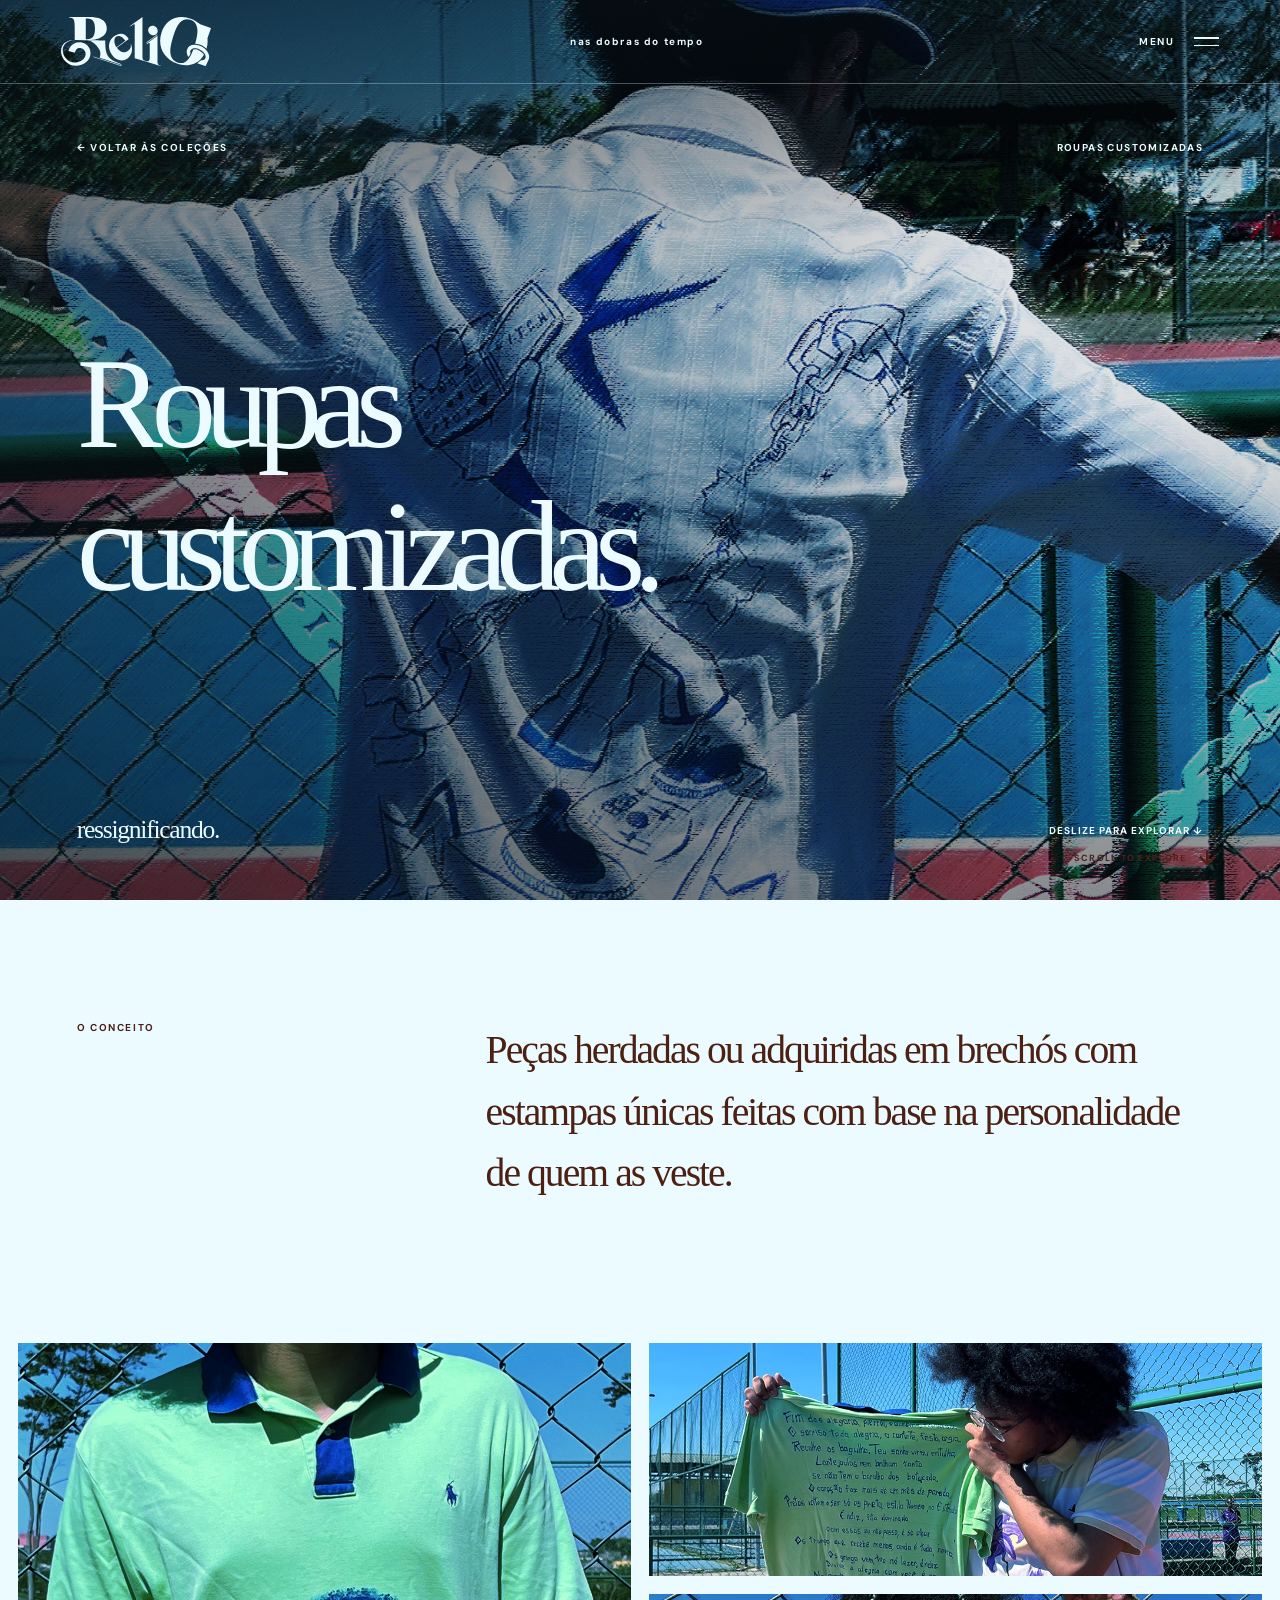
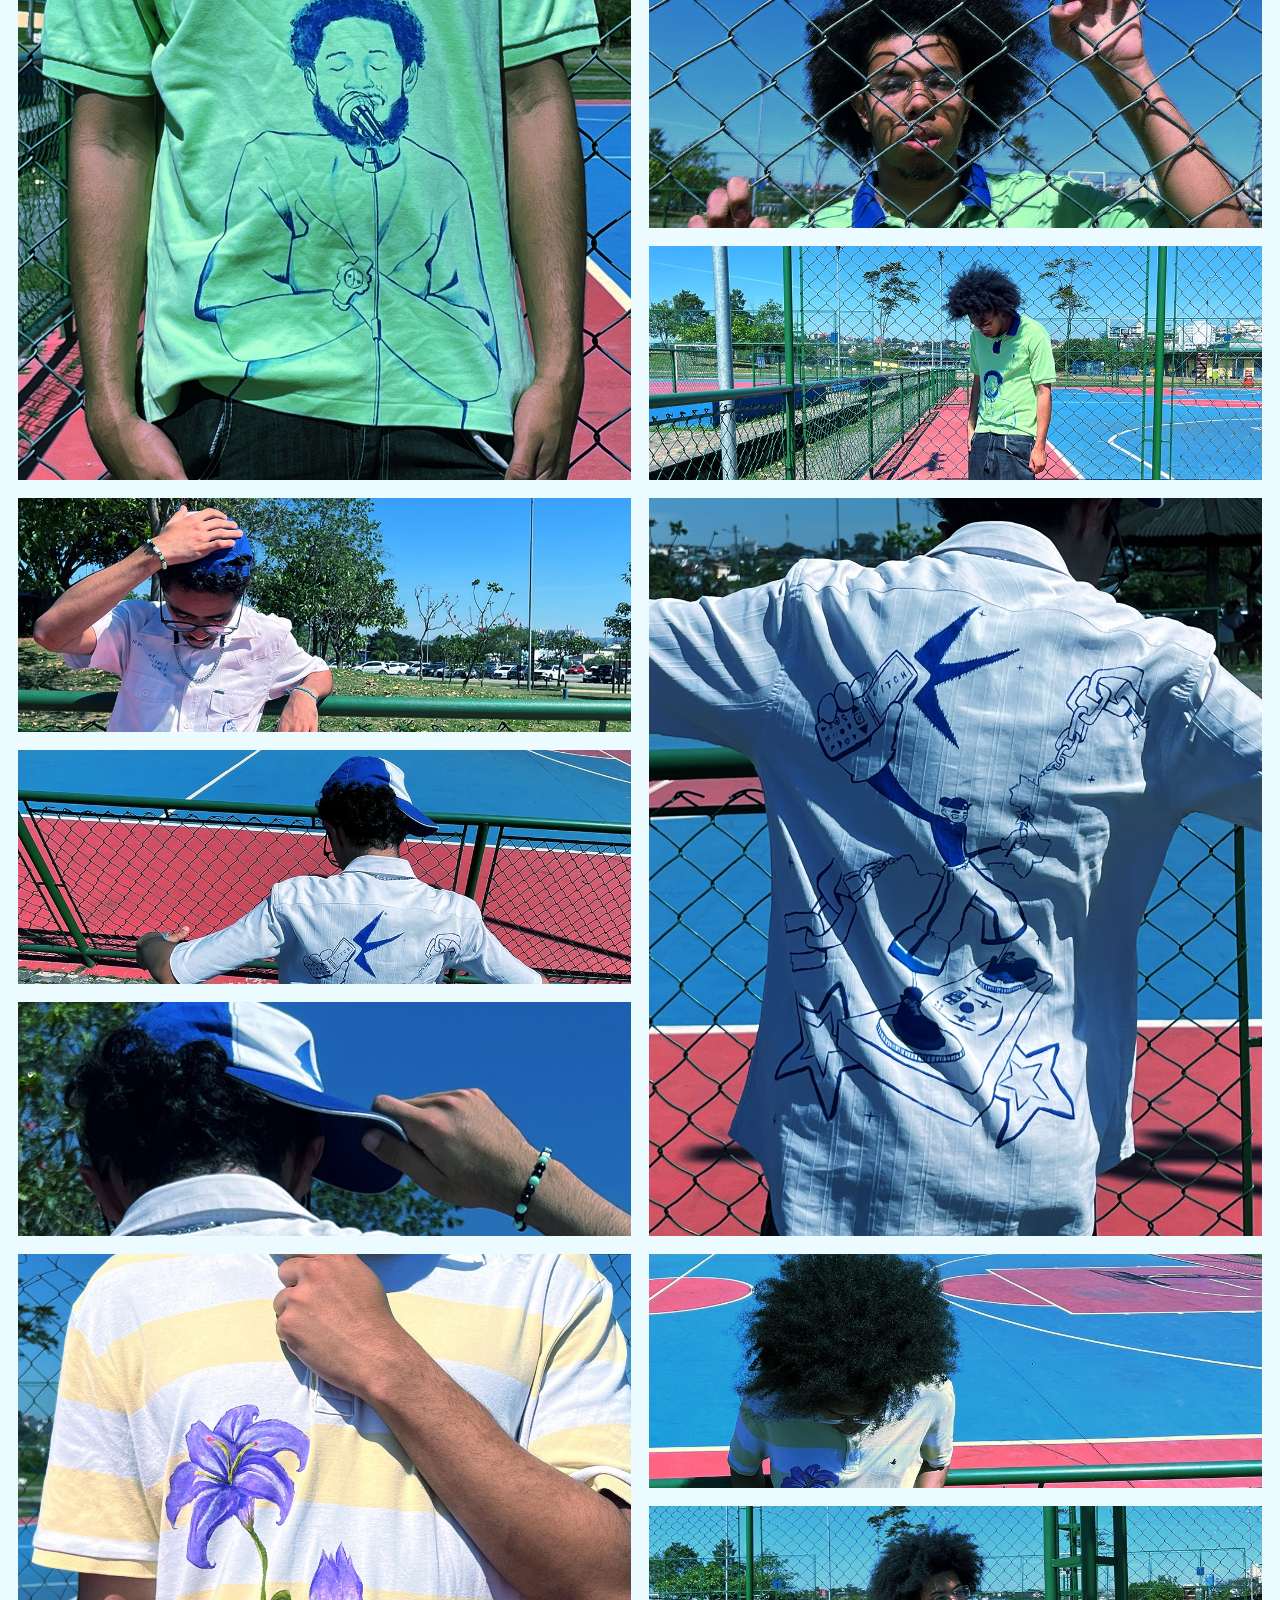
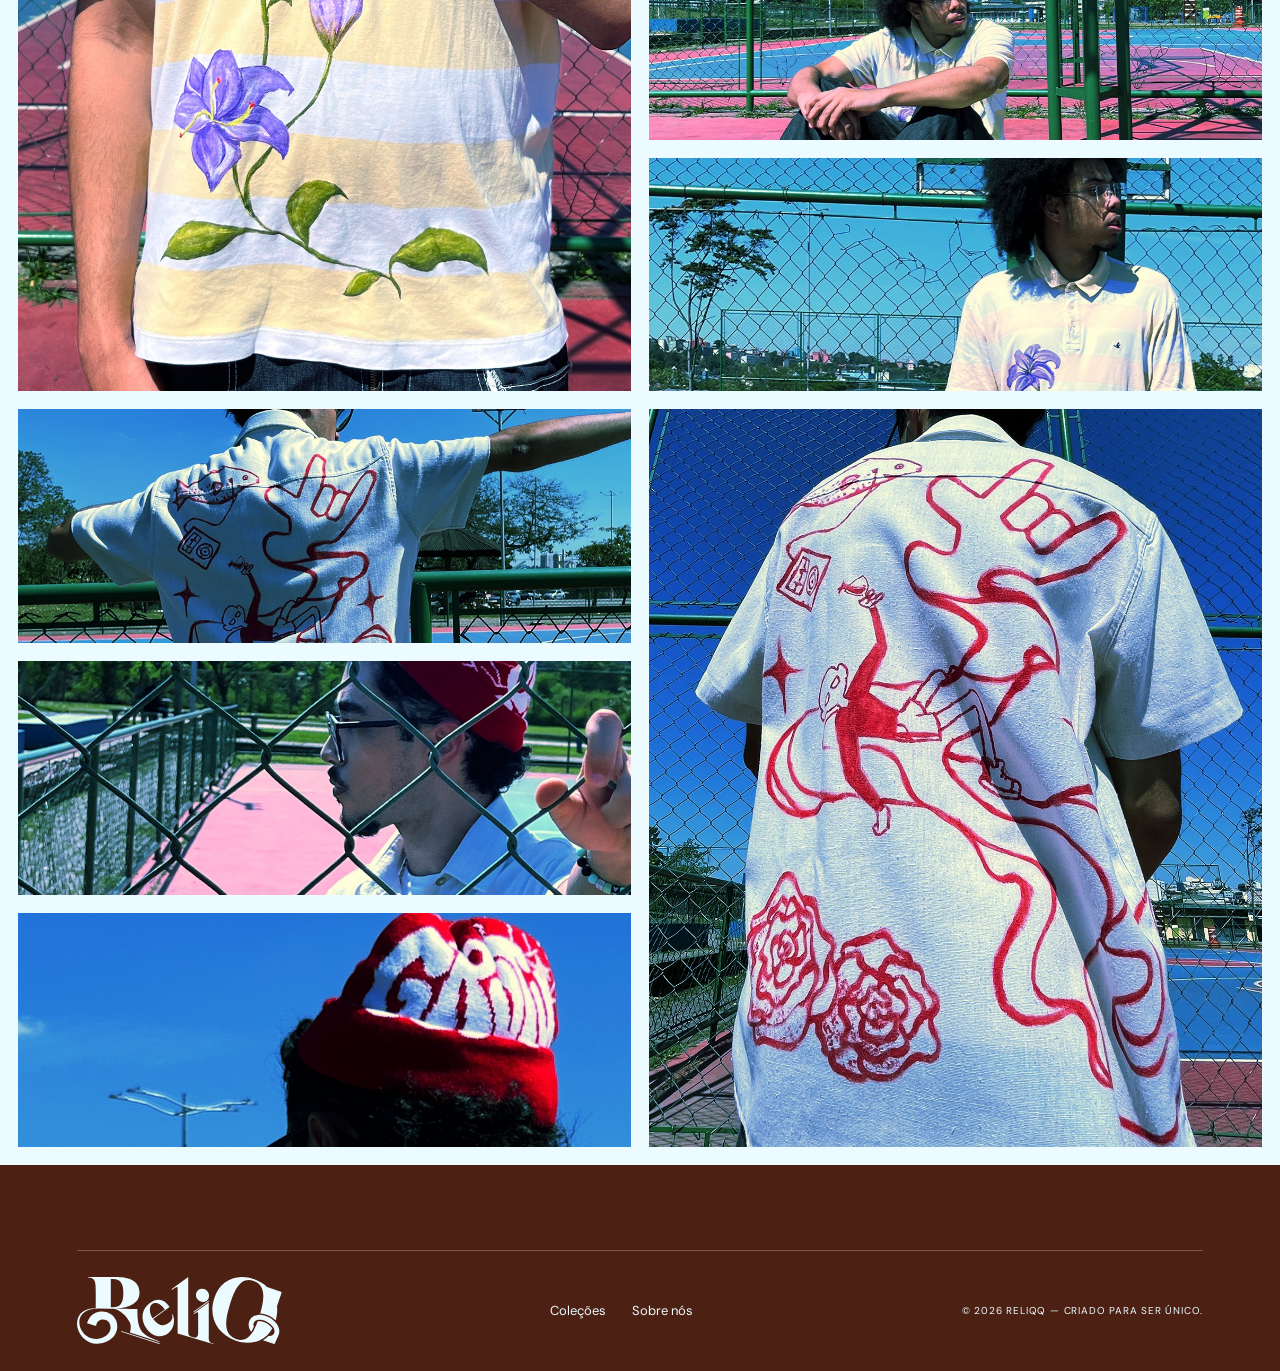
<file: colecao-customizadas.html>
<!DOCTYPE html>
<html lang="pt-BR">

<head>
    <title>Roupas customizadas | RELIQQ®</title>

    <meta charset="UTF-8">
    <meta name="viewport" content="width=device-width, initial-scale=1">
    <meta name="theme-color" content="#9cc3ff">

    <!-- Google Fonts -->
    <link rel="preconnect" href="https://fonts.googleapis.com">
    <link rel="preconnect" href="https://fonts.gstatic.com" crossorigin>

    <link
        href="https://fonts.googleapis.com/css2?family=DM+Sans:wght@400;500;600;700&family=Unbounded:wght@400;500;600;700&display=swap"
        rel="stylesheet"
    >

    <!-- CSS -->
    <link rel="stylesheet" href="style.css">
    <link rel="stylesheet" href="motion.css">
</head>

<body class="inner-page">

    <svg xmlns="http://www.w3.org/2000/svg" aria-hidden="true" focusable="false" style="position:absolute;width:0;height:0;overflow:hidden"><symbol id="reliq-logo" viewBox="0 0 282.36 92.56"><g><path d="M25.81,43.19v.21l1.99.02c.63-.02,1.27-.03,1.92-.02-1.31-.12-2.62-.19-3.91-.21Z"/><path d="M84.77,64.49c-1.43-6.77-1.55-18.16-1.56-20.05,0-.16-.12-.27-.27-.28-2.18-.07-17.2-.53-28.63-.53v-.18c12.02-.63,31.83-4.57,31.83-21.73C86.14.68,62.59.17,52.18.17H15.29v.57c10.52,0,10.52,6.82,10.52,21.98v20.47c1.29.02,2.6.09,3.91.21-.65-.01-1.29,0-1.92.02l18.82.21h2.93c9.05,0,20.27,11.4,23.53,19.6,2.43,6.11-.08,13.39-.08,13.39l40.89,13.16v-.94c-19.51-6.97-26.52-12.08-29.12-24.35ZM46.62,41.79V2.85h2.98c10.97,0,14.3,7.22,14.3,18.87,0,14.78-4.34,20.07-14.35,20.07h-2.93Z"/><polygon points="61.04 74.45 113.89 91.48 113.89 92.54 61.04 75.5 61.04 74.45"/><path d="M25.81,43.4l1.99.02c-39.03.9-26.04,44.32.09,42.05,8.28-.77,17.04-5.49,18.25-13.96.68-4.79-1.02-9.7-5.44-11.78-3.82-1.88-8.94-1.53-11.87,1.68-1.62,1.74-1.97,3.62-2.53,6l-12.47-3.51c.55-1.73,1.29-3.99,2.27-5.76,8.15-15.51,32.26-13.8,38.15,2.62,7.16,22.32-17.93,36.84-37.03,29.08C7.11,85.65.14,75.08,0,64.22c.36-15.47,12.5-21.18,25.81-21.03v.21Z"/><path d="M131.32,50.75l-.41.48c2.13,5.72-1.44,9.9-4.77,12.35-6.26,4.6-13.64,4.52-21.12-5.74l22-15.96c.33-.24.42-.71.2-1.06-6.53-10.39-16.32-12.71-27.22-4.69-11.21,8.25-12.69,22.31-4.44,34.51,8.28,12.25,20.88,13.84,29.69,7.36,8.9-6.55,10.69-19.3,6.07-27.25ZM103.53,55.68c-2.95-4.36-5.28-15.06.52-18.77,2.07-1.32,8.85-3.89,17.11,7.85l-16.71,12.08c-.16-.23-.76-.92-.92-1.16Z"/><path d="M188.08,91.83v.73l-28.22-8.59-21.11-6.19V15.6c.36-2.57-1.2-2.96-8.07,2.44v-1.41L153.34.05v71.65c0,9.23.46,9.56,6.49,11.32,3.61,1.04,7.25,1.04,7.21-6.34v-24.37c-.16-4.33.8-4.85-6-.92v-.89l20.64-15.17v41.35c-.01,9.23-1.25,13.47,6.4,15.15Z"/><polygon points="161.05 48.89 161.04 47.66 181.68 32.5 181.68 33.73 161.05 48.89"/><path d="M166.43,31.19c-3.38-3.85-3.12-9.59.49-12.75,3.66-3.21,9.27-2.7,12.7,1.22,3.43,3.91,3.29,9.66-.38,12.87-3.61,3.16-9.39,2.58-12.81-1.34Z"/><path d="M29.72,43.4c-.65-.01-1.29,0-1.92.02l-1.99-.02v-.21c1.29.02,2.6.09,3.91.21Z"/></g><path d="M274.75,63.8c4.07,5.26,5.41,11.35,3.11,16.51l-5.44,11.92c-.07.16-.26.24-.43.18l-15.55-5.3c2.6-1.55,5.02-3.42,7.22-5.56.69,0,1.35-.03,1.98-.1,2.94-.37,5.22-1.69,6.22-3.93.83-1.88.64-4.12-.38-6.4-.31-.69-.69-1.38-1.16-2.07-1.84-2.81-4.87-5.5-8.65-7.47-4.13-2.14-8.33-2.98-11.68-2.56l-.25.03c-.84.12-1.62.33-2.33.61-1.68.66-2.95,1.77-3.64,3.29-.74,1.68-.67,3.63.07,5.65-1.15,2.52-2.42,4.86-3.78,6.92-3.42-4.97-4.43-10.55-2.28-15.36,1.91-4.3,6.07-7.15,11.4-7.82h0c.21-.03.42-.05.63-.07.7-.06,1.41-.09,2.12-.09,4.09.05,8.51,1.21,12.72,3.4,3.42,1.78,6.31,3.99,8.59,6.45.53.58,1.04,1.16,1.5,1.77Z"/><path d="M282.33,21.14l-6.59,19.06c.74,6.11.21,12.71-1.81,19.63-2.3-2.31-5.12-4.39-8.36-6.07-4.28-2.2-8.79-3.44-13.02-3.58,5.08-17.14,9.24-38.31-8.91-44.82-19.19-6.88-27.45,15.2-32.83,32.73-5.37,17.54-10.92,40.48,8.27,47.36,9.25,3.32,15.95-.13,21.01-6.58.42-.53.82-1.08,1.22-1.65,1.33-1.93,2.55-4.05,3.66-6.31.37-.75.73-1.52,1.08-2.31,1.07-2.37,2.02-4.83,2.91-7.31.47-.13.91-.2,1.27-.24,3.08-.39,6.92.47,10.53,2.35,4.08,2.12,6.96,5.01,8.44,7.72-1.81,3.17-3.93,5.95-6.28,8.35-.63.63-1.27,1.24-1.94,1.83-2.2,1.96-4.58,3.59-7.1,4.94-.78.41-1.58.81-2.41,1.16-9.92,4.4-21.68,4.41-33.28.24-23.24-8.44-37.43-30.59-29.22-57.39,8.28-26.99,31.99-35.54,55.35-27.17,6.81,2.45,12.84,6.06,17.77,10.63l19.95,6.82c.25.09.38.37.29.61Z"/></symbol></svg>


    <!-- Indicadores de navegação -->
    <div class="page-progress" aria-hidden="true"></div>

    <span class="motion-scroll-indicator" aria-hidden="true">
        SCROLL TO EXPLORE
    </span>


    <!-- ========================================
         HEADER
    ========================================= -->

    <header class="site-header site-header--light">

        <a href="index.html" class="brand" aria-label="RELIQQ, início"><svg class="brand-logo" viewBox="0 0 282.36 92.56" aria-hidden="true"><use href="#reliq-logo"></use></svg></a>

        <span class="header-edition">
            nas dobras do tempo
        </span>

        <button
            class="menu-toggle"
            type="button"
            aria-controls="menu"
            aria-expanded="false"
        >
            <span class="menu-label">MENU</span>

            <span class="menu-icon">
                <i></i>
                <i></i>
            </span>
        </button>

    </header>


    <!-- ========================================
         MENU OVERLAY
    ========================================= -->

    <div class="menu-overlay" id="menu" aria-hidden="true">

        <div class="menu-inner">

            <span class="eyebrow">
                EXPLORE A RELIQ
            </span>

            <nav class="overlay-nav" aria-label="Navegação principal">

                <a href="index.html">
                    Início <span>01</span>
                </a>

                <a href="index.html#colecoes">
                    Coleções <span>02</span>
                </a>

                <a href="sobre.html">
                    Sobre nós <span>03</span>
                </a>
</nav>

            <p>
                Peças com passado. Histórias com futuro.
            </p>

        </div>

    </div>


    <!-- ========================================
         CONTEÚDO PRINCIPAL
    ========================================= -->

    <main>


        <!-- ====================================
             HERO DA COLEÇÃO
        ===================================== -->

        <section class="inner-hero collection-hero">

            <div class="inner-hero-top">

                <a href="index.html#colecoes" class="back-link">
                    ← VOLTAR ÀS COLEÇÕES
                </a>

                <span>
                    ROUPAS CUSTOMIZADAS
                </span>

            </div>



            <h1>
                Roupas<br>
                <em>customizadas.</em>
            </h1>

            <div class="inner-hero-bottom">

                <p>
                    ressignificando.
                </p>

                <span>
                    DESLIZE PARA EXPLORAR ↓
                </span>

            </div>

        </section>


        <!-- ====================================
             CONCEITO DA COLEÇÃO
        ===================================== -->

        <section class="editorial-intro section-pad">

            <span class="eyebrow">
               O CONCEITO
            </span>

            <p class="reveal">
                Peças herdadas ou adquiridas em brechós com estampas únicas feitas com base na personalidade de quem as veste.
            </p>

        </section>


        <!-- ====================================
             GALERIA EDITORIAL
        ===================================== -->

        <section class="editorial-gallery editorial-gallery-full" aria-label="Galeria de roupas customizadas">

            <div class="gallery-group gallery-group-a">
                <figure class="gallery-large"><img src="custom-look-01.jpg" alt="Camiseta verde com ilustração autoral" loading="lazy"></figure>
                <div class="gallery-stack">
                    <figure><img src="custom-look-02.jpg" alt="Detalhe da peça customizada" loading="lazy"></figure>
                    <figure><img src="custom-look-03.jpg" alt="Retrato com camiseta customizada" loading="lazy"></figure>
                    <figure><img src="custom-look-04.jpg" alt="Look completo com camiseta customizada" loading="lazy"></figure>
                </div>
            </div>

            <div class="gallery-group gallery-group-b">
                <div class="gallery-stack">
                    <figure><img src="custom-look-05.jpg" alt="Detalhe de styling da coleção" loading="lazy"></figure>
                    <figure><img src="custom-look-06.jpg" alt="Costas de camisa com desenho autoral" loading="lazy"></figure>
                    <figure><img src="custom-look-07.jpg" alt="Detalhe de boné e acessórios" loading="lazy"></figure>
                </div>
                <figure class="gallery-large"><img src="custom-look-08.jpg" alt="Camisa branca com ilustração azul nas costas" loading="lazy"></figure>
            </div>

            <div class="gallery-group gallery-group-a">
                <figure class="gallery-large"><img src="custom-look-09.jpg" alt="Camiseta listrada com aplicação floral" loading="lazy"></figure>
                <div class="gallery-stack">
                    <figure><img src="custom-look-10.jpg" alt="Detalhe superior do look floral" loading="lazy"></figure>
                    <figure><img src="custom-look-11.jpg" alt="Modelo usando camiseta customizada" loading="lazy"></figure>
                    <figure><img src="custom-look-12.jpg" alt="Detalhe lateral do look floral" loading="lazy"></figure>
                </div>
            </div>

            <div class="gallery-group gallery-group-b">
                <div class="gallery-stack">
                    <figure><img src="custom-look-13.jpg" alt="Camisa com desenho vermelho nas costas" loading="lazy"></figure>
                    <figure><img src="custom-look-14.jpg" alt="Retrato de perfil com boné vermelho" loading="lazy"></figure>
                    <figure><img src="custom-look-15.jpg" alt="Detalhe do boné vermelho" loading="lazy"></figure>
                </div>
                <figure class="gallery-large"><img src="custom-look-16.jpg" alt="Camiseta branca com arte vermelha autoral" loading="lazy"></figure>
            </div>

        </section>

    </main>


    <!-- ========================================
         FOOTER
    ========================================= -->

    <footer class="footer">

        


        <div class="footer-bottom">

            <a class="footer-brand" href="index.html" aria-label="RELIQQ, início"><svg class="footer-logo" viewBox="0 0 282.36 92.56" aria-hidden="true"><use href="#reliq-logo"></use></svg></a>

            <div>

                <a href="index.html#colecoes">
                    Coleções
                </a>

                <a href="sobre.html">
                    Sobre nós
                </a>

            </div>

            <span>
                © 2026 RELIQQ — CRIADO PARA SER ÚNICO.
            </span>

        </div>

    </footer>


    <!-- ========================================
         JAVASCRIPT
    ========================================= -->

    <script src="script.js" defer></script>
    <script src="motion.js" defer></script>

</body>
</html>
</file>
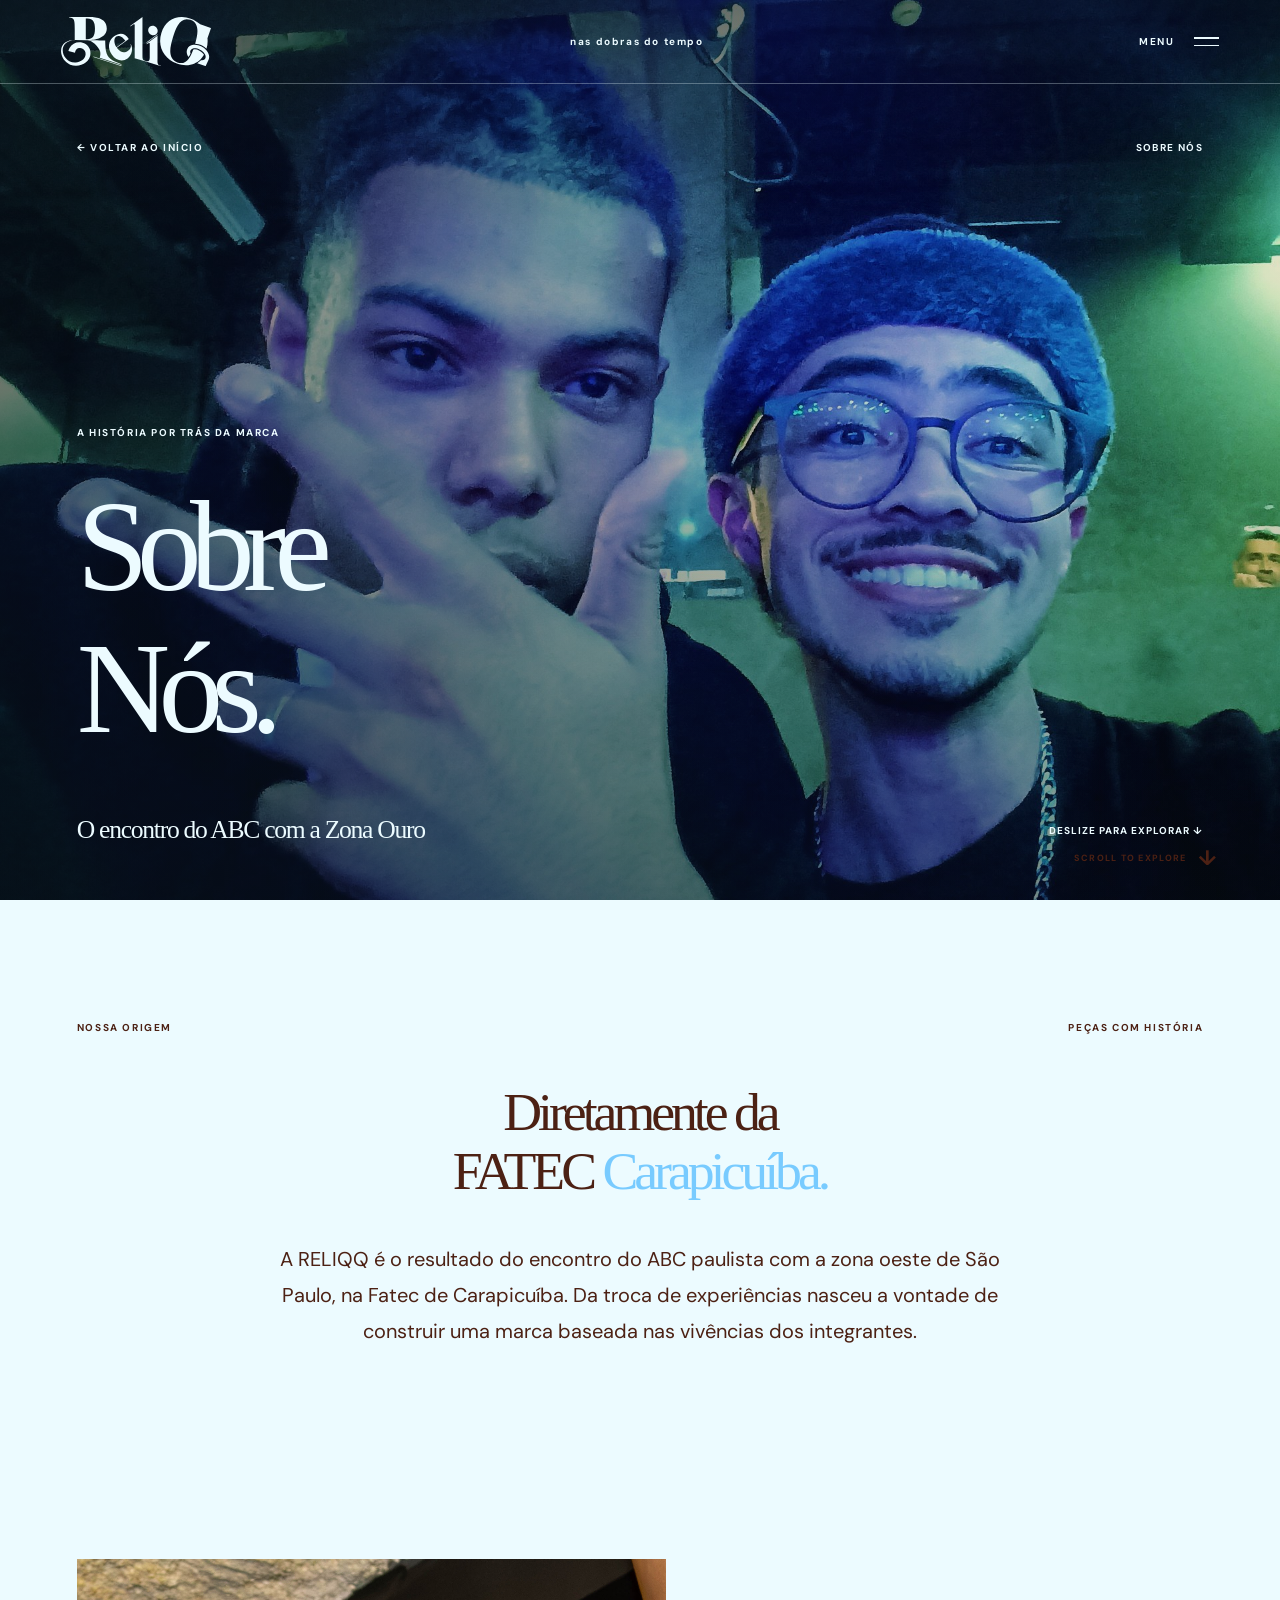
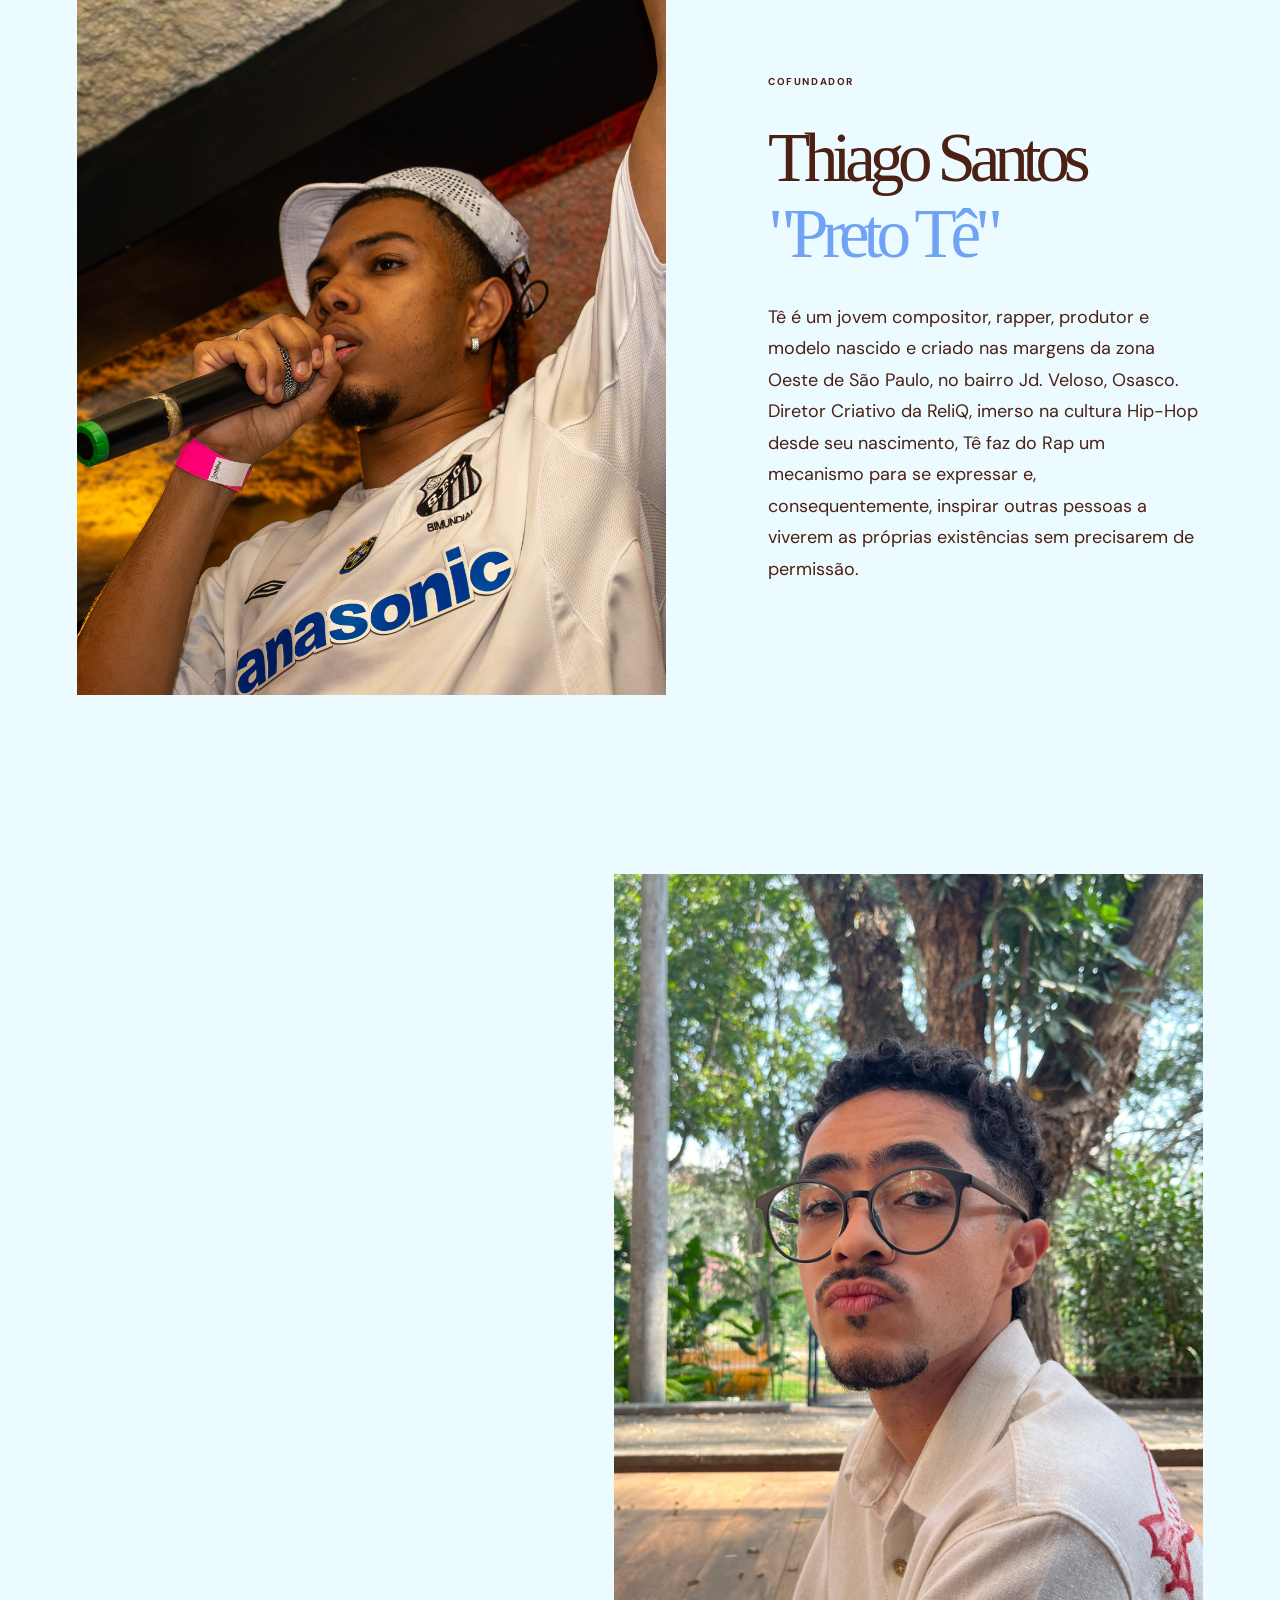
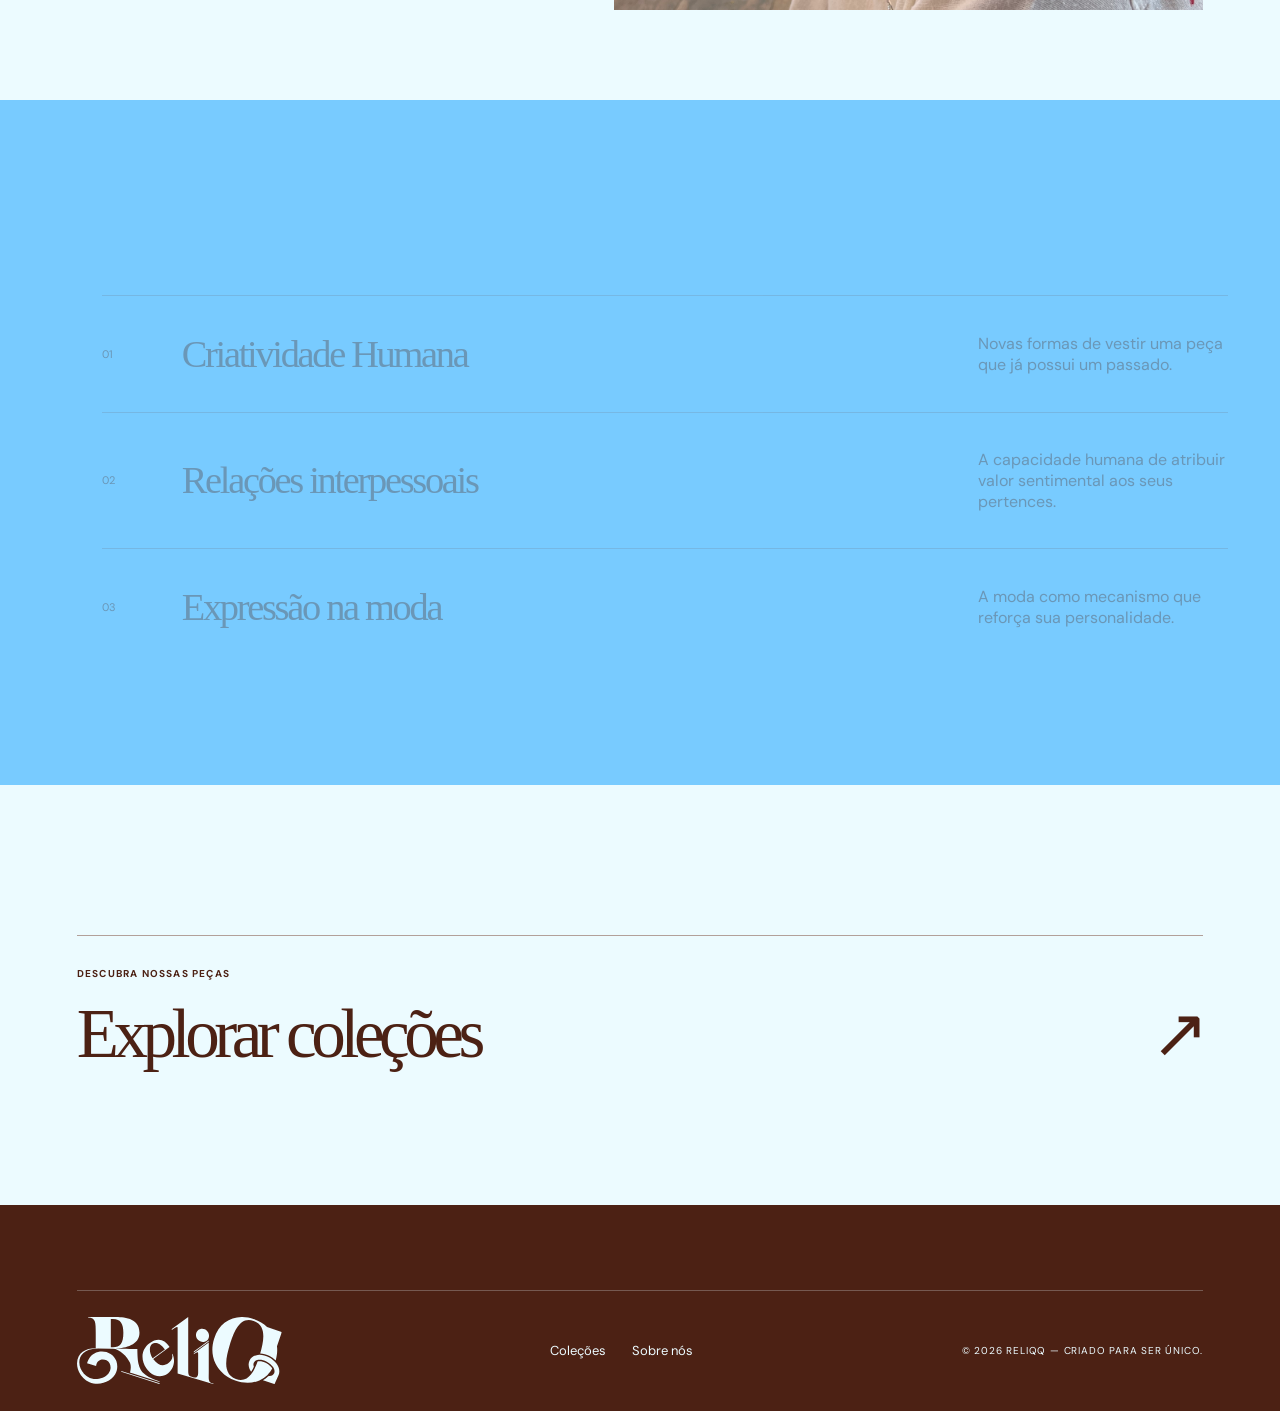
<file: sobre.html>
<!DOCTYPE html>
<html lang="pt-BR">

<head>
    <title>Sobre nós | RELIQQ®</title>

    <meta charset="UTF-8">
    <meta name="viewport" content="width=device-width, initial-scale=1">
    <meta name="theme-color" content="#9cc3ff">

    <!-- Fontes -->
    <link rel="preconnect" href="https://fonts.googleapis.com">
    <link rel="preconnect" href="https://fonts.gstatic.com" crossorigin>

    <link
        href="https://fonts.googleapis.com/css2?family=DM+Sans:wght@400;500;600;700&family=Unbounded:wght@400;500;600;700&display=swap"
        rel="stylesheet"
    >

    <!-- Estilos -->
    <link rel="stylesheet" href="style.css">
    <link rel="stylesheet" href="motion.css">
</head>

<body class="inner-page">

    <!-- LOGO SVG -->
    <svg
        xmlns="http://www.w3.org/2000/svg"
        aria-hidden="true"
        focusable="false"
        style="position:absolute;width:0;height:0;overflow:hidden"
    >
        <symbol id="reliq-logo" viewBox="0 0 282.36 92.56">
            <g>
                <path d="M25.81,43.19v.21l1.99.02c.63-.02,1.27-.03,1.92-.02-1.31-.12-2.62-.19-3.91-.21Z"/>
                <path d="M84.77,64.49c-1.43-6.77-1.55-18.16-1.56-20.05,0-.16-.12-.27-.27-.28-2.18-.07-17.2-.53-28.63-.53v-.18c12.02-.63,31.83-4.57,31.83-21.73C86.14.68,62.59.17,52.18.17H15.29v.57c10.52,0,10.52,6.82,10.52,21.98v20.47c1.29.02,2.6.09,3.91.21-.65-.01-1.29,0-1.92.02l18.82.21h2.93c9.05,0,20.27,11.4,23.53,19.6,2.43,6.11-.08,13.39-.08,13.39l40.89,13.16v-.94c-19.51-6.97-26.52-12.08-29.12-24.35ZM46.62,41.79V2.85h2.98c10.97,0,14.3,7.22,14.3,18.87,0,14.78-4.34,20.07-14.35,20.07h-2.93Z"/>
                <polygon points="61.04 74.45 113.89 91.48 113.89 92.54 61.04 75.5 61.04 74.45"/>
                <path d="M25.81,43.4l1.99.02c-39.03.9-26.04,44.32.09,42.05,8.28-.77,17.04-5.49,18.25-13.96.68-4.79-1.02-9.7-5.44-11.78-3.82-1.88-8.94-1.53-11.87,1.68-1.62,1.74-1.97,3.62-2.53,6l-12.47-3.51c.55-1.73,1.29-3.99,2.27-5.76,8.15-15.51,32.26-13.8,38.15,2.62,7.16,22.32-17.93,36.84-37.03,29.08C7.11,85.65.14,75.08,0,64.22c.36-15.47,12.5-21.18,25.81-21.03v.21Z"/>
                <path d="M131.32,50.75l-.41.48c2.13,5.72-1.44,9.9-4.77,12.35-6.26,4.6-13.64,4.52-21.12-5.74l22-15.96c.33-.24.42-.71.2-1.06-6.53-10.39-16.32-12.71-27.22-4.69-11.21,8.25-12.69,22.31-4.44,34.51,8.28,12.25,20.88,13.84,29.69,7.36,8.9-6.55,10.69-19.3,6.07-27.25ZM103.53,55.68c-2.95-4.36-5.28-15.06.52-18.77,2.07-1.32,8.85-3.89,17.11,7.85l-16.71,12.08c-.16-.23-.76-.92-.92-1.16Z"/>
                <path d="M188.08,91.83v.73l-28.22-8.59-21.11-6.19V15.6c.36-2.57-1.2-2.96-8.07,2.44v-1.41L153.34.05v71.65c0,9.23.46,9.56,6.49,11.32,3.61,1.04,7.25,1.04,7.21-6.34v-24.37c-.16-4.33.8-4.85-6-.92v-.89l20.64-15.17v41.35c-.01,9.23-1.25,13.47,6.4,15.15Z"/>
                <polygon points="161.05 48.89 161.04 47.66 181.68 32.5 181.68 33.73 161.05 48.89"/>
                <path d="M166.43,31.19c-3.38-3.85-3.12-9.59.49-12.75,3.66-3.21,9.27-2.7,12.7,1.22,3.43,3.91,3.29,9.66-.38,12.87-3.61,3.16-9.39,2.58-12.81-1.34Z"/>
                <path d="M29.72,43.4c-.65-.01-1.29,0-1.92.02l-1.99-.02v-.21c1.29.02,2.6.09,3.91.21Z"/>
            </g>

            <path d="M274.75,63.8c4.07,5.26,5.41,11.35,3.11,16.51l-5.44,11.92c-.07.16-.26.24-.43.18l-15.55-5.3c2.6-1.55,5.02-3.42,7.22-5.56.69,0,1.35-.03,1.98-.1,2.94-.37,5.22-1.69,6.22-3.93.83-1.88.64-4.12-.38-6.4-.31-.69-.69-1.38-1.16-2.07-1.84-2.81-4.87-5.5-8.65-7.47-4.13-2.14-8.33-2.98-11.68-2.56l-.25.03c-.84.12-1.62.33-2.33.61-1.68.66-2.95,1.77-3.64,3.29-.74,1.68-.67,3.63.07,5.65-1.15,2.52-2.42,4.86-3.78,6.92-3.42-4.97-4.43-10.55-2.28-15.36,1.91-4.3,6.07-7.15,11.4-7.82h0c.21-.03.42-.05.63-.07.7-.06,1.41-.09,2.12-.09,4.09.05,8.51,1.21,12.72,3.4,3.42,1.78,6.31,3.99,8.59,6.45.53.58,1.04,1.16,1.5,1.77Z"/>

            <path d="M282.33,21.14l-6.59,19.06c.74,6.11.21,12.71-1.81,19.63-2.3-2.31-5.12-4.39-8.36-6.07-4.28-2.2-8.79-3.44-13.02-3.58,5.08-17.14,9.24-38.31-8.91-44.82-19.19-6.88-27.45,15.2-32.83,32.73-5.37,17.54-10.92,40.48,8.27,47.36,9.25,3.32,15.95-.13,21.01-6.58.42-.53.82-1.08,1.22-1.65,1.33-1.93,2.55-4.05,3.66-6.31.37-.75.73-1.52,1.08-2.31,1.07-2.37,2.02-4.83,2.91-7.31.47-.13.91-.2,1.27-.24,3.08-.39,6.92.47,10.53,2.35,4.08,2.12,6.96,5.01,8.44,7.72-1.81,3.17-3.93,5.95-6.28,8.35-.63.63-1.27,1.24-1.94,1.83-2.2,1.96-4.58,3.59-7.1,4.94-.78.41-1.58.81-2.41,1.16-9.92,4.4-21.68,4.41-33.28.24-23.24-8.44-37.43-30.59-29.22-57.39,8.28-26.99,31.99-35.54,55.35-27.17,6.81,2.45,12.84,6.06,17.77,10.63l19.95,6.82c.25.09.38.37.29.61Z"/>
        </symbol>
    </svg>

    <!-- ELEMENTOS DE NAVEGAÇÃO E ANIMAÇÃO -->
    <div class="page-progress" aria-hidden="true"></div>

    <span class="motion-scroll-indicator" aria-hidden="true">
        SCROLL TO EXPLORE
    </span>

    <!-- CABEÇALHO -->
    <header class="site-header site-header--light">

        <a href="index.html" class="brand" aria-label="RELIQQ, início">
            <svg class="brand-logo" viewBox="0 0 282.36 92.56" aria-hidden="true">
                <use href="#reliq-logo"></use>
            </svg>
        </a>

        <span class="header-edition">
            nas dobras do tempo
        </span>

        <button
            class="menu-toggle"
            type="button"
            aria-controls="menu"
            aria-expanded="false"
        >
            <span class="menu-label">MENU</span>

            <span class="menu-icon">
                <i></i>
                <i></i>
            </span>
        </button>

    </header>

    <!-- MENU OVERLAY -->
    <div class="menu-overlay" id="menu" aria-hidden="true">

        <div class="menu-inner">

            <span class="eyebrow">
                EXPLORE A RELIQ
            </span>

            <nav class="overlay-nav" aria-label="Navegação principal">

                <a href="index.html">
                    Início <span>01</span>
                </a>

                <a href="index.html#colecoes">
                    Coleções <span>02</span>
                </a>

                <a href="sobre.html">
                    Sobre nós <span>03</span>
                </a>
</nav>

            <p>
                Peças com passado. Histórias com futuro.
            </p>

        </div>

    </div>

    <!-- CONTEÚDO PRINCIPAL -->
    <main>

        <!-- HERO -->
        <section class="inner-hero collection-hero about-hero">

            <div class="inner-hero-top">

                <a href="index.html" class="back-link">
                    ← VOLTAR AO INÍCIO
                </a>

                <span>SOBRE NÓS</span>

            </div>

            <span class="eyebrow">
                A HISTÓRIA POR TRÁS DA MARCA
            </span>

            <h1>
                Sobre
                <br>
                <em>Nós.</em>
            </h1>

            <div class="inner-hero-bottom">

                <p>
                   O encontro do ABC com a Zona Ouro
                </p>

                <span>
                    DESLIZE PARA EXPLORAR ↓
                </span>

            </div>

        </section>

        <!-- NOSSA ORIGEM -->
<section class="about-copy section-pad">

    <div class="section-top">
        <span class="eyebrow">NOSSA ORIGEM</span>
        <span class="tiny-index">PEÇAS COM HISTÓRIA</span>
    </div>

    <h2 class="statement reveal">
        Diretamente da 
        <br>
        FATEC <em>Carapicuíba.</em>
    </h2>

    <!-- bloco de texto centralizado (substitui o .about-columns) -->
    <div class="about-text reveal">

        <p>
            A RELIQQ é o resultado do encontro do ABC paulista
            com a zona oeste de São Paulo, na Fatec de Carapicuíba.
            Da troca de experiências nasceu a vontade de construir
            uma marca baseada nas vivências dos integrantes.
        </p>


    </div>

</section>

        <!-- INTEGRANTE 01 — foto à esquerda, texto à direita -->
        <section class="member section-pad">

            <figure class="member-photo reveal">
                <img
                    src="tepretote.JPEG"
                    alt="Foto do integrante 01"
                    loading="lazy"
                >
            </figure>

            <div class="member-copy reveal">

                <span class="eyebrow">
                    COFUNDADOR
                </span>

                <h2>
                    Thiago Santos<br>
                    <em>"Preto Tê"</em>
                </h2>

                <p>
                    Tê é um jovem compositor, rapper, produtor e modelo nascido e criado 
                    nas margens da zona Oeste de São Paulo, no bairro Jd. Veloso, Osasco. Diretor Criativo
                    da ReliQ, imerso na cultura Hip-Hop desde seu nascimento, Tê faz do Rap um mecanismo para se expressar
                    e, consequentemente, inspirar outras pessoas a viverem as próprias existências
                    sem precisarem de permissão. 
                </p>

            </div>

        </section>

        <!-- INTEGRANTE 02 — foto à direita, texto à esquerda -->
        <section class="member member--reverse section-pad">

            <figure class="member-photo reveal">
                <img
                    src="gabopng.jpg"
                    alt="Foto do integrante 02"
                    loading="lazy"
                >
            </figure>

            <div class="member-copy reveal">

                <span class="eyebrow">
                    COFUNDADOR
                </span>

                <h2>
                    Gabriel Silva<br>
                    <em>"gabo.png"</em>
                </h2>

                <p>
                    Designer, ilustrador (e artista num geral) criado no Jd. Zaira, Mauá, gabo.png usa sua visão de
                    mundo para dar forma à ReliQ. Com referências dentro de desenhos animados,
                    produções editoriais, cultura Hip-Hop e no próprio cotidiano, ele vem
                    construindo sua carreira no mercado da Comunicação e na Arte.
                </p>

            </div>

        </section>

        <!-- NOSSOS VALORES -->
        <section class="about-values section-pad">

            <span class="eyebrow">
                NOSSOS VALORES
            </span>

            <div class="value-row">

                <span>01</span>

                <h3>Criatividade Humana</h3>

                <p>
                    Novas formas de vestir uma peça que já possui um passado.
                </p>

            </div>

            <div class="value-row">

                <span>02</span>

                <h3>Relações interpessoais</h3>

                <p>
                    A capacidade humana de atribuir valor sentimental aos seus pertences.
                </p>

            </div>

            <div class="value-row">

                <span>03</span>

                <h3>Expressão na moda</h3>

                <p>
                    A moda como mecanismo que reforça sua personalidade.
                </p>

            </div>

        </section>

        <!-- PRÓXIMO PROJETO -->
        <section class="next-project section-pad">

          
            <a href="index.html#colecoes">

                <span>
                    DESCUBRA NOSSAS PEÇAS
                </span>

                <strong>
                    Explorar coleções <b>↗</b>
                </strong>

            </a>

        </section>

    </main>

    <!-- RODAPÉ -->
    <footer class="footer">

       

        <div class="footer-bottom">

            <a
                class="footer-brand"
                href="index.html"
                aria-label="RELIQQ, início"
            >
                <svg class="footer-logo" viewBox="0 0 282.36 92.56" aria-hidden="true">
                    <use href="#reliq-logo"></use>
                </svg>
            </a>

            <div>

                <a href="index.html#colecoes">Coleções</a>
                <a href="sobre.html">Sobre nós</a>

            </div>

            <span>
                © 2026 RELIQQ — CRIADO PARA SER ÚNICO.
            </span>

        </div>

    </footer>

    <!-- SCRIPTS -->
    <script src="script.js" defer></script>
    <script src="motion.js" defer></script>

</body>
</html>
</file>
<file: style.css>
/* =========================================
   1. VARIÁVEIS GLOBAIS
========================================= */

:root {
    --brown: #4c2114;
    --blue: #78cbff;
    --ice: #ecfbff;
    --white: #ecfbff;
    --ink: #442416;

    --font: 'DM Sans', sans-serif;
    --display: 'lust', 'lust-display', serif;
}


/* =========================================
   2. RESET E CONFIGURAÇÕES GERAIS
========================================= */

*,
*:before,
*:after {
    box-sizing: border-box;
}

html {
    scroll-behavior: smooth;
    scroll-padding-top: 80px;
}

body {
    margin: 0;
    color: var(--brown);
    background: #ecfbff;
    font-family: var(--font);
    -webkit-font-smoothing: antialiased;
}

body.menu-open {
    overflow: hidden;
}

a {
    color: inherit;
    text-decoration: none;
}

button {
    font: inherit;
}

img {
    display: block;
    width: 100%;
}

h1,
h2,
h3,
p {
    margin: 0;
}

em {
    font-style: normal;
    color: var(--blue);
}

::selection {
    background: var(--brown);
    color: var(--white);
}

:focus-visible {
    outline: 2px solid var(--brown);
    outline-offset: 5px;
}


/* =========================================
   3. CLASSES GERAIS
========================================= */

.eyebrow,
.tiny-index,
.hero-kicker,
.header-edition,
.menu-label,
.back-link {
    font-weight: 700;
    font-size: 10px;
    letter-spacing: .16em;
    line-height: 1.5;
}

.section-pad {
    padding: 120px clamp(24px, 6vw, 112px);
}

.section-top {
    display: flex;
    justify-content: space-between;
    gap: 20px;
    align-items: start;
    margin-bottom: 0px;
}

.tiny-index {
    opacity: .62;
}


/* =========================================
   4. INDICADOR DE PROGRESSO
========================================= */

.page-progress {
    position: fixed;
    top: 0;
    left: 0;
    height: 3px;
    width: 0;
    background: var(--brown);
    z-index: 120;
    pointer-events: none;
}


/* =========================================
   5. HEADER / CABEÇALHO
========================================= */

.site-header {
    height: 84px;
    padding: 0 clamp(24px, 4.8vw, 80px);
    position: absolute;
    top: 0;
    left: 0;
    right: 0;
    display: flex;
    align-items: center;
    justify-content: space-between;
    z-index: 90;
    border-bottom: 1px solid rgba(102, 45, 26, .17);
    background-color: transparent;
}

.brand,
.footer-brand {
    font-family: var(--display);
    font-weight: 700;
    letter-spacing: -.1em;
    font-size: 26px;
}

.brand-dot {
    font-family: var(--font);
    font-size: 9px;
    vertical-align: top;
    letter-spacing: 0;
    margin-left: 4px;
}

.header-edition {
    margin-right: 6vw;
}


/* =========================================
   6. BOTÃO DO MENU
========================================= */

.menu-toggle {
    display: flex;
    align-items: center;
    gap: 19px;
    border: 0;
    background: transparent;
    cursor: pointer;
    color: inherit;
    padding: 16px 0;
    position: relative;
    z-index: 100;
}

.menu-icon {
    display: flex;
    flex-direction: column;
    gap: 6px;
    width: 25px;
}

.menu-icon i {
    height: 1.5px;
    width: 100%;
    background: currentColor;
    transition: transform .3s;
}

.menu-open .menu-icon i:first-child {
    transform: translateY(3.75px) rotate(45deg);
}

.menu-open .menu-icon i:last-child {
    transform: translateY(-3.75px) rotate(-45deg);
}


/* =========================================
   7. MENU OVERLAY
========================================= */

.menu-overlay {
    position: fixed;
    inset: 0;
    z-index: 80;
    background: var(--brown);
    color: var(--white);
    transform: translateY(-105%);
    transition: transform .75s cubic-bezier(.76, 0, .24, 1);
    visibility: hidden;
}

.menu-open .menu-overlay {
    transform: translateY(0);
    visibility: visible;
}

.menu-open .site-header {
    color: var(--white);
    position: fixed;
    border-color: #ecfbff30;
}

.menu-inner {
    padding: 150px clamp(24px, 9vw, 140px) 60px;
    min-height: 100%;
    display: flex;
    flex-direction: column;
    justify-content: center;
}

.overlay-nav {
    display: flex;
    flex-direction: column;
    max-width: 900px;
    margin: 38px 0;
}

.overlay-nav a {
    font: 500 clamp(30px, 6vw, 78px)/1.4 var(--display);
    border-bottom: 1px solid #ecfbff3d;
    display: flex;
    align-items: baseline;
    justify-content: space-between;
    transition: padding .3s, color .3s;
}

.overlay-nav a:hover {
    padding-left: 18px;
    color: var(--blue);
}

.overlay-nav a span {
    font: 600 11px var(--font);
}

.menu-inner > p {
    font-size: 13px;
    opacity: .7;
}


/* =========================================
   8. HERO / PÁGINA INICIAL
========================================= */



.hero-banner {
    height: 100vh;
    height: clamp(480px, 100svh, 1000px);
    width: 100%;

    position: relative;
    isolation: isolate;
    margin: 0;

    overflow: hidden;
    background: #182a32;
}

.hero-banner img,
.hero-banner video {
    position: absolute;
    inset: 0;
    width: 100%;
    height: 100%;
    object-fit: cover;
    object-position: center;
}

/* Degradê no topo para as informações do header ficarem legíveis sobre a foto */
.hero-banner::after {
    content: "";
    position: absolute;
    inset: 0;
    z-index: 1;
    pointer-events: none;
    background: linear-gradient(180deg, rgba(8, 18, 24, .5), transparent 26%);
}

/* Tablet e celular: altura proporcional à largura para não cortar a logo da foto */
@media (max-width: 1000px) {
    .hero-banner {
        height: clamp(300px, 70vw, 700px);
    }
}

.hero-home {
    background: var(--blue);
    min-height: 200px;
    padding: 125px clamp(24px, 4.8vw, 80px) 0;
    overflow: hidden;
    position: relative;
    background-color: #78cbff;
}



.hero-kicker {
    display: flex;
    justify-content: space-between;
}

.hero-title-wrap {
    z-index: 2;
    height: 200px;
    width: 100%;
    display: flex;
    flex-direction: column;
    align-items: center;
    justify-content: center;
}

.hero-title {
    letter-spacing: -.105em;
    white-space: nowrap;
    text-align: center;
    height: 150px;
}

.hero-reg {
    font: 600 clamp(18px, 2.3vw, 40px) var(--font);
    vertical-align: top;
    letter-spacing: 0;
    margin-left: .6em;
}

.hero-line {
    display: flex;
    justify-content: center;
    align-items: center;
    width: 100%;
    z-index: 3;
    margin: -13px auto 0;
    text-align: center;
}

.hero-line p {
    font: 500 clamp(38px, 7.2vw, 108px)/1.05 var(--display);
    letter-spacing: -.055em;
    text-align: center;
    white-space: nowrap;
    margin: 0 auto;
}

.hero-line em {
    color: var(--white);
}

.round-arrow {
    border: 1px solid var(--brown);
    width: 72px;
    height: 72px;
    border-radius: 50%;
    display: grid;
    place-items: center;
    font-size: 30px;
    transition: .3s;
}

.round-arrow:hover {
    background: var(--brown);
    color: var(--white);
    transform: rotate(45deg);
}


/* =========================================
   9. IMAGENS DO HERO
========================================= */

/* Carrossel horizontal, imagens em proporção 3:4 */

.hero-carousel {
    margin-top: 20px;
    padding-bottom: 28px;
}

.hero-carousel-track {
    display: flex;
    width: max-content;
    gap: 10px;
    animation: reliq-marquee 58s linear infinite;
    will-change: transform;
}

.hero-carousel {
    overflow: hidden;
    width: 100%;
    margin-top: clamp(64px, 8vw, 120px);
    padding-bottom: 12px;
}

.hero-slide {
    flex: 0 0 clamp(190px, 22vw, 310px);
    aspect-ratio: 1598 / 2048;
    margin: 0;
    overflow: hidden;
    background: var(--ice);
}

.hero-slide img {
    width: 100%;
    height: 100%;
    object-fit: contain;
}

@keyframes reliq-marquee {
    from { transform: translateX(0); }
    to { transform: translateX(calc(-50% - 5px)); }
}

@media (prefers-reduced-motion: reduce) {
    .hero-carousel-track {
        animation: none;
    }
}

.hero-carousel-controls {
    display: flex;
    justify-content: space-between;
    align-items: center;
    gap: 15px;
    margin-top: 20px;
}

.hero-carousel-caption {
    font-weight: 700;
    font-size: 10px;
    letter-spacing: .16em;
    line-height: 1.5;
}

.hero-carousel-buttons {
    display: flex;
    gap: 10px;
}

.hero-carousel-buttons button {
    width: 44px;
    height: 44px;
    border: 1px solid var(--brown);
    border-radius: 50%;
    background: transparent;
    color: inherit;
    font-size: 18px;
    cursor: pointer;
    transition: .3s;
}

.hero-carousel-buttons button:hover {
    background: var(--brown);
    color: var(--white);
}


/* =========================================
   10. INTRODUÇÃO / ESSÊNCIA
========================================= */

.intro-section {
    background: #ecfbff;
}

.intro-grid {
    display: block;
}

.intro-visual {
    position: relative;
    overflow: hidden;
    background: var(--ice);
    width: 100%;
    min-height: clamp(480px, 58vw, 820px);
}

.intro-visual img {
    position: absolute;
    inset: 0;
    width: 100%;
    height: 100%;
    object-fit: cover;
}

.intro-visual .statement {
    position: absolute;
    top: clamp(20px, 2.5vw, 40px);
    left: clamp(20px, 2.5vw, 40px);
    right: 20px;
    font-size: clamp(30px, 4.2vw, 72px);
}

.intro-visual .statement em {
    color: #2c6bd6;
}

.intro-image-copy {
    position: absolute;
    right: clamp(22px, 4vw, 64px);
    bottom: clamp(22px, 4vw, 64px);
    width: min(330px, 34%);
    color: #ecfbff;
    text-shadow: 0 1px 10px #0008;
}

.intro-image-copy .asterisk {
    color: #ecfbff;
}

.intro-image-copy p {
    font-size: clamp(14px, 1.2vw, 18px);
    line-height: 1.6;
    margin: 10px 0 0;
}

.statement {
    font: 500 clamp(38px, 5.7vw, 96px)/1.17 var(--display);
    letter-spacing: -.075em;
}

.statement span {
    color: var(--brown);
}

.asterisk {
    font-size: 45px;
    color: var(--blue);
}

.essence-stories {
    display: flex;
    flex-direction: column;
    gap: clamp(48px, 7vw, 100px);
    margin-top: clamp(48px, 7vw, 100px);
}

.essence-story {
    display: grid;
    grid-template-columns: 1fr 1fr;
    align-items: center;
    gap: clamp(28px, 5vw, 76px);
}

.essence-story-image {
    width: 100%;
    overflow: hidden;
    background: var(--ice);
}

.essence-story-image img {
    display: block;
    width: 100%;
    height: auto;
    aspect-ratio: 1355 / 1916;
    object-fit: cover;
}

.essence-story-copy {
    max-width: 520px;
    padding: clamp(8px, 2vw, 28px);
}

.essence-story-copy h2 {
    font: 400 clamp(30px, 4vw, 58px)/1.08 var(--display);
    letter-spacing: -.045em;
    margin: 22px 0;
    color: var(--brown);
}

.essence-story-copy p {
    max-width: 420px;
    font-size: clamp(15px, 1.25vw, 18px);
    line-height: 1.75;
}

.text-link {
    display: inline-flex;
    gap: 35px;
    border-bottom: 1px solid var(--brown);
    padding-bottom: 12px;
    font-size: 11px;
    font-weight: 700;
    letter-spacing: .11em;
}

.text-link span {
    font-size: 20px;
}


/* =========================================
   11. SEÇÃO DE COLEÇÕES
========================================= */

.collections-section {
    background: var(--ice);
    justify-content: center;
    align-items: center;
}

.collection-heading {
    justify-content: center;
    align-items: center;
    padding-bottom: 80px;
    display: flex;
    height: 220px;
}

.collection-heading h2 {
    font: 500 clamp(55px, 8vw, 130px)/1.02 var(--display);
    letter-spacing: -.09em;
}

.collection-heading h2 em {
    color: var(--blue);
}

.collection-heading p {
    font-size: clamp(16px, 1.45vw, 20px);
    line-height: 1.65;
    margin: 20px 0 33px;
    text-align: center;
}

.collection-feature {
    display: grid;
    grid-template-columns: 1.2fr .8fr;
    align-items: center;
    gap: 9%;
    margin-bottom: 100px;
}

.collection-feature:last-child {
    margin-bottom: 0;
}

.collection-two {
    grid-template-columns: .8fr 1.2fr;
}

.collection-two .collection-image {
    order: 2;
}

.collection-image {
    height: clamp(340px, 48vw, 700px);
    position: relative;
    overflow: hidden;
    background: var(--blue);
}

.collection-image img {
    width: 100%;
    height: 100%;
    object-fit: cover;
    transition: transform 1s cubic-bezier(.2, .65, .3, 1);
}

.collection-feature:hover img {
    transform: scale(1.075);
}

.image-stamp {
    position: absolute;
    bottom: 26px;
    left: 26px;
    background: var(--white);
    padding: 13px 18px;
    font-size: 11px;
    letter-spacing: .12em;
    font-weight: 700;
}

.collection-info h3 {
    font: 500 clamp(44px, 5.7vw, 89px)/1.12 var(--display);
    letter-spacing: -.08em;
    margin: 32px 0 29px;
}

.collection-info h3 em {
    color: #70a3f4;
}

.collection-info p {
    font-size: 17px;
    line-height: 1.7;
    max-width: 350px;
}

.collection-link {
    border-top: 1px solid var(--brown);
    margin-top: 70px;
    padding-top: 24px;
    display: flex;
    justify-content: space-between;
    font-size: 11px;
    font-weight: 700;
    letter-spacing: .12em;
}

.collection-link b {
    font-size: 25px;
    font-weight: 400;
    line-height: 1;
}


/* =========================================
   12. MANIFESTO / MARQUEE
========================================= */

.manifesto {
    background: var(--brown);
    color: #ecfbff;
    overflow: hidden;
}

.marquee {
    display: flex;
    width: max-content;
    padding: 25px 0;
    gap: 0;
    white-space: nowrap;
    font: 600 clamp(45px, 8vw, 120px)/1.2 var(--display);
    letter-spacing: -.08em;
    color: var(--blue);
    animation: marquee 35s linear infinite;
}

.marquee > div {
    flex-shrink: 0;
}

@keyframes marquee {
    to {
        transform: translateX(-50%);
    }
}

.manifesto-inner {
    text-align: center;
    min-height: 630px;
    padding: 150px 24px;
    display: flex;
    align-items: center;
    justify-content: center;
    flex-direction: column;
}

.manifesto h2 {
    font: 500 clamp(39px, 6vw, 95px)/1.15 var(--display);
    letter-spacing: -.08em;
    margin: 32px 0;
}

.manifesto p {
    max-width: 400px;
    font-size: 17px;
}


/* =========================================
   13. NOSSA HISTÓRIA
========================================= */

.story-section {
    background: #ecfbff;
}

.story-grid {
    display: grid;
    grid-template-columns: 1.05fr .95fr;
    gap: 10%;
    align-items: center;
}

.story-media {
    height: 620px;
    overflow: hidden;
    background: var(--blue);
}

.story-media img {
    height: 100%;
    object-fit: cover;
    transition: transform .9s;
}

.story-media:hover img {
    transform: scale(1.04);
}

.story-content h2 {
    font: 500 clamp(46px, 4vw, 85px)/1.13 var(--display);
    letter-spacing: -.09em;
    margin: 34px 0;
}

.story-content h2 em {
    color: #70a3f4;
}

.story-content p {
    max-width: 440px;
    font-size: 18px;
    line-height: 1.75;
}

.pill-link {
    display: inline-flex;
    justify-content: space-between;
    align-items: center;
    gap: 60px;
    border: 1px solid var(--brown);
    padding: 19px 23px;
    border-radius: 50px;
    font-size: 11px;
    font-weight: 700;
    letter-spacing: .11em;
    margin-top: 35px;
    transition: .3s;
}

.pill-link:hover {
    background: var(--brown);
    color: var(--white);
}

.pill-link span {
    font-size: 21px;
}


/* =========================================
   14. FOOTER
========================================= */

.footer {
    background: var(--brown);
    color: var(--white);
    padding: 85px clamp(24px, 6vw, 112px) 27px;
}

.footer-cta {
    display: block;
    font: 500 clamp(48px, 8vw, 125px)/1.2 var(--display);
    letter-spacing: -.08em;
    margin: 45px 0 125px;
}

.footer-cta em {
    color: var(--blue);
}

.footer-cta > span {
    display: inline-block;
    font-size: .5em;
    vertical-align: top;
    transition: transform .3s;
}

.footer-cta:hover > span {
    transform: translate(10px, -10px);
}

.footer-bottom {
    border-top: 1px solid #ecfbff42;
    padding-top: 26px;
    display: flex;
    align-items: center;
    justify-content: space-between;
    gap: 20px;
}

.footer-bottom div {
    display: flex;
    gap: 26px;
    font-size: 13px;
}

.footer-bottom > span {
    font-size: 10px;
    letter-spacing: .08em;
}


/* =========================================
   15. PÁGINAS INTERNAS
========================================= */

.inner-hero {
    background: var(--blue);
    padding: 140px clamp(24px, 6vw, 112px) 55px;
    min-height: 740px;
    display: flex;
    flex-direction: column;
    justify-content: space-between;
}

.inner-hero-top,
.inner-hero-bottom {
    display: flex;
    align-items: center;
    justify-content: space-between;
    gap: 20px;
}

.inner-hero-top {
    font-size: 10px;
    font-weight: 700;
    letter-spacing: .14em;
}

.back-link:hover {
    text-decoration: underline;
}

.inner-hero > .eyebrow {
    margin-top: auto;
}

.inner-hero h1 {
    font: 500 clamp(55px, 10.1vw, 170px)/1.1 var(--display);
    letter-spacing: -.09em;
    margin: 36px 0 55px;
}

.inner-hero h1 em {
    color: var(--white);
}

.inner-hero-bottom p {
    font: 500 clamp(16px, 2vw, 28px) var(--display);
    letter-spacing: -.05em;
    max-width: 420px;
}

.inner-hero-bottom > span {
    font-size: 10px;
    font-weight: 700;
    letter-spacing: .1em;
}


/* =========================================
   16. CONCEITO EDITORIAL
========================================= */

.editorial-intro {
    display: grid;
    grid-template-columns: 1fr 2fr;
    gap: 50px;
}

.editorial-intro p {
    font: 500 clamp(25px, 3.1vw, 45px)/1.55 var(--display);
    letter-spacing: -.05em;
    max-width: 870px;
}


/* =========================================
   17. GALERIA EDITORIAL
========================================= */

.editorial-gallery {
    padding-top: 0;
    display: grid;
    grid-template-columns: 1fr 1fr;
    gap: 9vw 5vw;
}

.editorial-photo {
    margin: 0;
    overflow: hidden;
}

.editorial-photo img {
    background: var(--ice);
    aspect-ratio: 4/5;
    object-fit: cover;
    transition: transform .9s;
}

.editorial-photo:hover img {
    transform: scale(1.045);
}

.editorial-photo figcaption {
    padding-top: 15px;
    font-size: 10px;
    font-weight: 700;
    letter-spacing: .1em;
}

.photo-1 {
    grid-column: 1/3;
    width: 77%;
    justify-self: center;
}

.photo-1 img {
    aspect-ratio: 1.35;
}

.photo-3 {
    margin-top: 130px;
}


/* =========================================
   18. PRÓXIMO PROJETO
========================================= */

.next-project {
    background: var(--ice);
}

.next-project > a {
    margin-top: 30px;
    border-top: 1px solid #662d1a70;
    display: block;
    padding-top: 25px;
}

.next-project > a > span {
    font-size: 10px;
    font-weight: 700;
    letter-spacing: .12em;
}

.next-project strong {
    font: 500 clamp(32px, 5.4vw, 85px)/1.5 var(--display);
    letter-spacing: -.08em;
    display: flex;
    justify-content: space-between;
    gap: 15px;
}

.next-project b {
    font-weight: 400;
}


/* =========================================
   19. PÁGINA SOBRE
========================================= */

.about-image {
    padding-top: 0;
    padding-bottom: 0;
    background: #ecfbff;
}

.about-image img {
    height: clamp(300px, 55vw, 730px);
    object-fit: cover;
}

.about-copy {
    background: #ecfbff;
}

.about-copy .statement {
    margin-bottom: 90px;
}

.about-columns {
    display: grid;
    grid-template-columns: 1fr 1fr;
    gap: 8vw;
    margin-left: 25%;
}

.about-columns p {
    font-size: 19px;
    line-height: 1.8;
}

.about-values {
    background: var(--blue);
}

.about-values > .eyebrow {
    display: block;
    margin-bottom: 60px;
}

.value-row {
    border-top: 1px solid #662d1a65;
    padding: 36px 0;
    display: grid;
    grid-template-columns: 60px 1fr 1fr;
    gap: 20px;
    align-items: center;
}

.value-row > span {
    font-size: 11px;
}

.value-row h3 {
    font: 500 clamp(25px, 3vw, 43px) var(--display);
    letter-spacing: -.06em;
}

.value-row p {
    max-width: 250px;
    justify-self: end;
}


/* =========================================
   20. ANIMAÇÕES DE REVELAÇÃO
========================================= */

.reveal {
    align-items: center;
    opacity: 0;
    transform: translateY(42px);
    transition:
        opacity .85s,
        transform .85s cubic-bezier(.18, .7, .2, 1);
}

.reveal.visible {
    align-items: center;
    opacity: 1;
    transform: translateY(0);
}


/* =========================================
   21. RESPONSIVIDADE — TABLETS
========================================= */

@media (max-width: 1000px) {

    .hero-home {
        min-height: 800px;
    }

    .hero-title {
        font-size: 17vw;
    }

    .hero-slide {
        flex-basis: clamp(200px, 34vw, 300px);
    }

    .intro-visual {
        min-height: 620px;
    }

    .essence-story {
        gap: 28px;
    }

    .collection-feature,
    .collection-two {
        gap: 5%;
    }

    .story-media {
        height: 480px;
    }

    .footer-bottom {
        flex-wrap: wrap;
    }

}


/* =========================================
   22. RESPONSIVIDADE — CELULARES
========================================= */

@media (max-width: 700px) {

    .site-header {
        height: 68px;
    }

    .brand {
        font-size: 22px;
    }

    .header-edition {
        display: none;
    }

    .section-pad {
        padding: 80px 22px;
    }

    .section-top {
        margin-bottom: 50px;
    }

    .tiny-index {
        display: none;
    }


    /* Essência */
    .intro-visual {
        min-height: 540px;
    }

    .intro-visual .statement {
        font-size: clamp(34px, 9vw, 54px);
    }

    .intro-image-copy {
        width: calc(100% - 44px);
        right: 22px;
        bottom: 22px;
    }

    .essence-stories {
        gap: 52px;
        margin-top: 52px;
    }

    .essence-story {
        grid-template-columns: 1fr;
        gap: 20px;
    }

    .essence-story-two .essence-story-copy {
        order: 2;
    }

    .essence-story-two .essence-story-image {
        order: 1;
    }

    .essence-story-copy {
        padding: 8px 0;
    }

    /* Hero */

    .hero-home {
        padding: 103px 22px 0;
        min-height: 735px;
    }

    .hero-kicker {
        font-size: 8px;
    }

    .hero-title {
        font-size: 17.4vw;
        margin: 40px 0 0 -.05em;
        letter-spacing: -.11em;
    }

    .hero-reg {
        font-size: 12px;
    }

    .hero-line {
        margin-top: 24px;
        width: 100%;
    }

    .hero-line p {
        font-size: clamp(25px, 7.5vw, 46px);
        white-space: nowrap;
    }

    .hero-line p {
        font-size: 22px;
    }

    .round-arrow {
        height: 52px;
        width: 52px;
        font-size: 23px;
    }


    /* Imagens do Hero */

    .hero-carousel {
        margin-top: 80px;
    }

    .hero-slide {
        flex-basis: 62vw;
    }

    .hero-carousel-caption {
        font-size: 8px;
        max-width: 60%;
    }

    .hero-carousel-buttons button {
        width: 38px;
        height: 38px;
    }


    /* Introdução */

    .intro-visual {
        min-height: 340px;
    }

    .intro-visual .statement {
        font-size: clamp(28px, 8vw, 48px);
    }

    .statement {
        font-size: clamp(35px, 9vw, 64px);
    }


    /* Coleções */

    .collection-heading {
        display: block;
        margin-bottom: 60px;
    }

    .collection-heading h2 {
        font-size: clamp(49px, 12vw, 78px);
    }

    .collection-heading p {
        margin-top: 25px;
    }

    .collection-feature,
    .collection-two {
        grid-template-columns: 1fr;
        gap: 35px;
        margin-bottom: 90px;
    }

    .collection-two .collection-image {
        order: 0;
    }

    .collection-image {
        height: 450px;
    }

    .collection-info h3 {
        font-size: clamp(42px, 10vw, 69px);
        margin: 18px 0;
    }

    .collection-link {
        margin-top: 32px;
    }


    /* Manifesto */

    .marquee {
        font-size: 52px;
    }

    .manifesto-inner {
        min-height: 470px;
        padding: 85px 24px;
    }

    .manifesto h2 {
        font-size: clamp(32px, 8vw, 55px);
    }


    /* História */

    .story-grid {
        grid-template-columns: 1fr;
        gap: 35px;
    }

    .story-media {
        height: 400px;
    }

    .story-content h2 {
        font-size: 49px;
    }


    /* Footer */

    .footer {
        padding: 70px 22px 30px;
    }

    .footer-cta {
        font-size: clamp(40px, 10vw, 70px);
        margin: 35px 0 90px;
    }

    .footer-bottom {
        display: grid;
        gap: 25px;
    }

    .footer-bottom div {
        flex-wrap: wrap;
    }


    /* Páginas internas */

    .inner-hero {
        padding: 105px 22px 45px;
        min-height: 625px;
    }

    .inner-hero h1 {
        font-size: clamp(50px, 11.5vw, 85px);
    }

    .inner-hero-top > span {
        display: none;
    }

    .inner-hero-bottom > span {
        max-width: 100px;
        text-align: right;
    }


    /* Editorial */

    .editorial-intro {
        grid-template-columns: 1fr;
        gap: 25px;
    }

    .editorial-intro p {
        font-size: 25px;
    }

    .editorial-gallery {
        gap: 48px;
    }

    .editorial-photo,
    .photo-1 {
        grid-column: 1/3;
        width: 100%;
        margin-top: 0;
    }

    .editorial-photo img {
        aspect-ratio: 4/4.5;
    }

    .photo-1 img {
        aspect-ratio: 1.15;
    }


    /* Próxima coleção */

    .next-project strong {
        font-size: 32px;
    }


    /* Sobre */

    .about-image {
        padding: 0;
    }

    .about-copy .statement {
        margin-bottom: 50px;
    }

    .about-columns {
        margin: 0;
        grid-template-columns: 1fr;
        gap: 30px;
    }

    .about-columns p {
        font-size: 17px;
    }

    .value-row {
        grid-template-columns: 35px 1fr;
        gap: 8px;
    }

    .value-row p {
        grid-column: 2;
        justify-self: start;
    }


    /* Menu */

    .menu-inner {
        padding: 110px 24px 45px;
    }

    .overlay-nav a {
        font-size: clamp(27px, 7.2vw, 50px);
    }

}


/* =========================================
   23. RESPONSIVIDADE — TELAS PEQUENAS
========================================= */

@media (max-width: 380px) {

    .hero-home {
        min-height: 690px;
    }

    .hero-line p {
        font-size: 18px;
    }

    .collection-image {
        height: 360px;
    }

    .overlay-nav a {
        font-size: 25px;
    }

}


/* =========================================
   24. ACESSIBILIDADE
   Redução de movimento
========================================= */

@media (prefers-reduced-motion: reduce) {

    *,
    *:before,
    *:after {
        scroll-behavior: auto !important;
        animation: none !important;
        transition: none !important;
    }

    .reveal {
        opacity: 1;
        transform: none;
    }

}



/* Logo RELIQQ em SVG: herda a cor do texto (currentColor), então se adapta ao fundo */
.brand-logo,
.footer-logo,
.hero-logo,
.stamp-logo,
.wipe-logo {
    display: block;
    height: auto;
    aspect-ratio: 282.36 / 92.56;
    fill: currentColor;
}

.brand-logo { width: 150px; }
.footer-logo { width: clamp(150px, 16vw, 230px); }
.hero-logo { width: clamp(170px, 17vw, 250px); }
.stamp-logo { width: 64px; }
.wipe-logo { width: clamp(220px, 34vw, 520px); }

.brand,
.footer-brand {
    display: inline-flex;
    align-items: center;
    line-height: 0;
}

.hero-title {
    display: flex;
    align-items: center;
    justify-content: center;
}

/* Header claro, para páginas em que ele fica sobre uma foto */
.site-header--light {
    color: var(--white);
    border-bottom-color: rgba(236, 251, 255, .3);
}

@media (max-width: 700px) {
    .brand-logo { width: 118px; }
    .hero-logo { width: 150px; }
}

/* Ajuste da seção: coleção customizada em largura total */
#colecoes .collection-feature.collection-two {
    display: flex;
    flex-direction: column;
    align-items: stretch;
    gap: 34px;
    width: 100%;
    margin-bottom: 0;
}

#colecoes .collection-info {
    order: 0;
    width: 100%;
}

#colecoes .collection-info .eyebrow {
    display: block;
    font-size: 11px;
    letter-spacing: .16em;
    font-weight: 700;
}

#colecoes .collection-info h3 {
    font-size: clamp(52px, 8vw, 112px);
    line-height: .98;
    margin: 16px 0 18px;
    letter-spacing: -.075em;
}

#colecoes .collection-info p {
    max-width: 560px;
    font-size: 15px;
    line-height: 1.65;
}

#colecoes .collection-link {
    max-width: 560px;
    margin-top: 28px;
}

#colecoes .collection-image {
    order: 1;
    width: 100%;
    height: clamp(360px, 58vw, 760px);
}

@media (max-width: 768px) {
    #colecoes .collection-feature.collection-two {
        gap: 24px;
    }

    #colecoes .collection-info h3 {
        font-size: clamp(44px, 11vw, 72px);
    }

    #colecoes .collection-image {
        height: 430px;
    }
}


/* Ajustes solicitados: destaque centralizado e carrossel contínuo */
.hero-line {
    justify-content: center;
    text-align: center;
}

.hero-line p {
    font-size: clamp(38px, 6vw, 88px);
    text-align: center;
}

.hero-carousel-track,
.hero-carousel-track:hover {
    animation-play-state: running !important;
}

#colecoes .collection-info {
    text-align: center;
    display: flex;
    flex-direction: column;
    align-items: center;
}

#colecoes .collection-info h3 {
    text-align: center;
}

#colecoes .collection-info p {
    margin-left: auto;
    margin-right: auto;
    text-align: center;
}

#colecoes .collection-link {
    margin-left: auto;
    margin-right: auto;
}


/* Correção de visibilidade do título da coleção customizada */
#colecoes .collection-info .collection-title {
    display: block !important;
    visibility: visible !important;
    opacity: 1 !important;
    position: relative;
    z-index: 2;
    width: 100%;
    margin: 16px 0 22px !important;
    color: var(--brown) !important;
    font-family: var(--display);
    font-size: clamp(42px, 7vw, 96px) !important;
    font-weight: 600;
    line-height: 1.05 !important;
    letter-spacing: -.055em !important;
    text-align: center !important;
    overflow: visible;
}

#colecoes .collection-info .collection-title em {
    color: #70a3f4 !important;
    font-style: normal;
}

@media (max-width: 700px) {
    #colecoes .collection-info .collection-title {
        font-size: clamp(36px, 9vw, 58px) !important;
    }
}


/* FIX DEFINITIVO — título da coleção customizada */
#colecoes .collection-info h2.collection-title {
    display: block !important;
    visibility: visible !important;
    opacity: 1 !important;
    position: relative !important;
    z-index: 20 !important;
    width: 100% !important;
    height: auto !important;
    min-height: 1.1em !important;
    margin: 16px auto 22px !important;
    padding: 0 !important;
    color: #4c2114 !important;
    font-family: var(--display, Georgia, serif) !important;
    font-size: clamp(42px, 7vw, 96px) !important;
    font-weight: 600 !important;
    line-height: 1.05 !important;
    letter-spacing: -.055em !important;
    text-align: center !important;
    text-indent: 0 !important;
    text-transform: uppercase !important;
    overflow: visible !important;
    clip: auto !important;
    transform: none !important;
}
@media (max-width: 700px) {
    #colecoes .collection-info h2.collection-title {
        font-size: clamp(34px, 9vw, 58px) !important;
        line-height: 1.08 !important;
    }
}


/* Ordem explícita da chamada da coleção: subtítulo, título e descrição */
#colecoes .collection-info {
    display: flex !important;
    flex-direction: column !important;
    align-items: center !important;
    justify-content: center !important;
    text-align: center !important;
}
#colecoes .collection-info .collection-eyebrow {
    order: 1 !important;
    display: block !important;
    width: 100% !important;
    text-align: center !important;
}
#colecoes .collection-info h2.collection-title {
    order: 2 !important;
    display: block !important;
    width: 100% !important;
    margin: 14px auto 18px !important;
    text-align: center !important;
}
#colecoes .collection-info .collection-description {
    order: 3 !important;
    display: block !important;
    width: 100% !important;
    max-width: 560px !important;
    margin: 0 auto !important;
    text-align: center !important;
}
#colecoes .collection-info .collection-link {
    order: 4 !important;
}


/* =========================================
   COLEÇÃO CUSTOMIZADA — HERO E GALERIA FULL BLEED
========================================= */
.collection-hero {
    position: relative;
    isolation: isolate;
    overflow: hidden;
    color: #ecfbff;
    background: #182a32 url("capa customizadas.png") center 42% / cover no-repeat;
    min-height: min(900px, 100svh);
}
.collection-hero::before {
    content: "";
    position: absolute;
    inset: 0;
    z-index: -1;
    background: linear-gradient(180deg, rgba(8, 18, 24, .5), transparent 26%),
                linear-gradient(90deg, rgba(8, 18, 24, .58), rgba(8, 18, 24, .12) 78%),
                linear-gradient(0deg, rgba(8, 18, 24, .42), transparent 55%);
}
.collection-hero .inner-hero-top,
.collection-hero .inner-hero-bottom,
.collection-hero > .eyebrow,
.collection-hero h1 { position: relative; z-index: 1; }
.collection-hero .inner-hero-top,
.collection-hero .inner-hero-bottom,
.collection-hero .inner-hero-top a,
.collection-hero .inner-hero-top span,
.collection-hero .inner-hero-bottom p,
.collection-hero .inner-hero-bottom > span { color: #ecfbff; }
.collection-hero h1 em { color: #ecfbff; }

.editorial-gallery-full {
    --gap: clamp(8px, 1.5vw, 18px);
    display: flex;
    flex-direction: column;
    gap: var(--gap);
    width: 100%;
    padding: var(--gap);
    margin: 0;
}
.gallery-group {
    display: grid;
    grid-template-columns: minmax(0, 1fr) minmax(0, 1fr);
    gap: var(--gap);
    align-items: stretch;
}
.gallery-group figure {
    position: relative;
    margin: 0;
    min-width: 0;
    overflow: hidden;
    background: #ecfbff;
}
.gallery-group img {
    position: absolute;
    inset: 0;
    display: block;
    width: 100%;
    height: 100%;
    object-fit: cover;
    transition: transform .8s ease;
}
.gallery-group figure:hover img { transform: scale(1.025); }
.gallery-large { aspect-ratio: 1156 / 1391; }
.gallery-stack {
    display: grid;
    grid-template-rows: repeat(3, minmax(0, 1fr));
    gap: var(--gap);
    min-height: 0;
}
.gallery-stack figure { min-height: 0; }


/* =========================================
   SOBRE NÓS — CAPA E INTEGRANTES
========================================= */

.about-hero {
    background: #182a32 url("capa-sobre.jpg") center 38% / cover no-repeat;
}

.member {
    display: grid;
    grid-template-columns: minmax(0, 1.15fr) minmax(0, .85fr);
    gap: clamp(36px, 8vw, 130px);
    align-items: center;
    background: var(--white);
    padding-top: clamp(56px, 7vw, 100px);
    padding-bottom: clamp(56px, 7vw, 100px);
}

.member--reverse {
    grid-template-columns: minmax(0, .85fr) minmax(0, 1.15fr);
}

.member--reverse .member-photo {
    order: 2;
}

.member-photo {
    margin: 0;
    overflow: hidden;
    aspect-ratio: 4 / 5;
    max-height: 880px;
    width: 100%;
    background: var(--blue);
}

.member-photo img {
    width: 100%;
    height: 100%;
    object-fit: cover;
    display: block;
    transition: transform .9s;
}

.member-photo:hover img {
    transform: scale(1.04);
}

.member-copy h2 {
    font: 500 clamp(46px, 5.4vw, 92px)/1.1 var(--display);
    letter-spacing: -.09em;
    margin: 30px 0;
}

.member-copy h2 em {
    color: #70a3f4;
}

.member-copy p {
    max-width: 440px;
    font-size: 18px;
    line-height: 1.75;
}

@media (max-width: 800px) {
    .member,
    .member--reverse {
        grid-template-columns: 1fr;
        gap: 32px;
    }

    .member--reverse .member-photo {
        order: 0;
    }

    .member-photo {
        max-height: none;
    }

    .member-copy h2 {
        font-size: clamp(44px, 13vw, 70px);
    }

    .member-copy p {
        font-size: 17px;
    }
}

/* Sobre nós — texto de origem centralizado */
.about-copy .statement {
    text-align: center;
     padding-top: 48px;
        padding-bottom: 40px;
}

.about-text {
    max-width: 720px;
    margin: 0 auto;
    text-align: center;
}

.about-text p {
    font-size: 20px;
    line-height: 1.8;
}

.about-text p + p {
    margin-top: 28px;
}

@media (max-width: 800px) {
    .about-text p {
        font-size: 17px;
    }
}
/* Sobre nós — compactar a seção "Nossa origem" */
.about-copy .section-top {
    margin-bottom: 0px;
}

.about-copy .statement {
    font-size: clamp(0px, 4.2vw, 68px);  /* título menor */
    line-height: 1.1;
    margin-bottom: 0px;
}

.about-text p + p {
    margin-top: 20px;
}

@media (max-width: 800px) {
    .about-copy .section-top,
    .about-copy .statement {
        margin-bottom: 20px;
    }
}
</file>
<file: motion.css>
/* =========================================================
   RELIQQ — INTERACTIVE EDITORIAL MOTION LANGUAGE
   ========================================================= */


/* =========================================================
   01. VARIÁVEIS E CONFIGURAÇÕES GERAIS
   ========================================================= */

:root {
    --motion-ease: cubic-bezier(.22, 1, .36, 1);
    --motion-strong: cubic-bezier(.76, 0, .24, 1);
}

body {
    overflow-x: clip;
}


/* =========================================================
   02. TRANSIÇÃO ENTRE PÁGINAS
   ========================================================= */

.page-wipe {
    position: fixed;
    inset: 0;
    z-index: 300;

    display: flex;
    justify-content: center;
    align-items: center;

    background: var(--brown);
    color: var(--blue);

    pointer-events: none;
    transform: translate3d(0, 0, 0);

    transition: transform .92s var(--motion-strong);
}

.page-entered .page-wipe {
    transform: translate3d(0, -105%, 0);
}

.page-leaving .page-wipe {
    transform: translate3d(0, 0, 0);
    pointer-events: all;
    transition-duration: .58s;
}

.wipe-word {
    font: 600 clamp(42px, 11vw, 160px)/1 var(--display);
    letter-spacing: -.12em;

    transform: translateY(0);
    transition: transform .9s var(--motion-ease);
}

.wipe-word span {
    font: 600 .12em var(--font);
    letter-spacing: 0;
    vertical-align: top;
}

.page-entered .wipe-word {
    transform: translateY(-45px);
}

.wipe-caption {
    position: absolute;
    bottom: 9%;
    left: 50%;

    transform: translateX(-50%);

    white-space: nowrap;
    font-size: 10px;
    font-weight: 700;
    letter-spacing: .24em;

    color: #ecfbff;
}


/* =========================================================
   03. CABEÇALHO E NAVEGAÇÃO
   ========================================================= */

.site-header {
    transition: background .5s, border-color .5s;
}

.site-header.is-scrolled:not(:has(~ .menu-overlay)) {
    background: transparent;
}

.overlay-nav a {
    transition:
        opacity .35s,
        letter-spacing .5s var(--motion-ease),
        transform .5s var(--motion-ease);
}

.overlay-nav:hover a:not(:hover) {
    opacity: .35;
}

.overlay-nav a:hover {
    letter-spacing: -.04em;
    transform: translateX(16px);
}


/* =========================================================
   04. INDICADORES DE ROLAGEM
   ========================================================= */

.motion-scroll-indicator {
    position: fixed;
    right: clamp(22px, 4.8vw, 80px);
    bottom: 28px;
    z-index: 50;

    display: flex;
    align-items: center;
    gap: 12px;

    pointer-events: none;

    font-size: 9px;
    font-weight: 700;
    letter-spacing: .14em;

    transition: opacity .4s, transform .4s;
}

.motion-scroll-indicator::after {
    content: '↓';

    font-size: 21px;

    animation: bob 2s infinite alternate ease-in-out;
}

.motion-scroll-indicator.is-gone {
    opacity: 0;
    transform: translateY(15px);
}


/* =========================================================
   05. ANIMAÇÕES DE ROLAGEM
   ========================================================= */

/* Títulos */

.motion-heading {
    opacity: 0;
    /* 100% de corte deixava o título com área zero e o IntersectionObserver nunca o revelava */
    clip-path: inset(0 0 60% 0);
    transform: translateY(38px);

    transition:
        clip-path 1.15s var(--motion-ease),
        opacity .65s,
        transform 1.15s var(--motion-ease);

    transition-delay: var(--heading-delay, 0s);
}

.motion-heading.motion-visible {
    opacity: 1;
    clip-path: inset(0 0 0 0);
    transform: translateY(0);
}

/* Metadados */

.motion-meta {
    opacity: 0;
    transform: translateY(12px);

    transition:
        transform .9s var(--motion-ease),
        opacity .9s;
}

.motion-meta.motion-visible {
    opacity: 1;
    transform: translateY(0);
}

/* Imagens e molduras */

.motion-frame {
    clip-path: inset(12% 0 12% 0);
    opacity: .6;

    transition:
        clip-path 1.45s var(--motion-ease),
        opacity 1.2s;
}

.motion-frame.motion-visible {
    clip-path: inset(0 0 0 0);
    opacity: 1;
}


/* =========================================================
   06. ELEMENTOS INTERATIVOS
   ========================================================= */

/* Linhas de valores */

.value-row {
    transition:
        background .5s,
        padding .5s,
        opacity .75s,
        transform .8s var(--motion-ease);
}

.value-row:not(.motion-visible) {
    opacity: .3;
    transform: translateX(25px);
}

.value-row:hover {
    padding-left: 24px;
    background: rgba(236, 251, 255, .16);
}

/* Destaques de coleção */

.collection-feature {
    transition:
        opacity 1s,
        transform 1.1s var(--motion-ease);
}

.collection-feature:not(.motion-visible) {
    opacity: .6;
    transform: translateY(40px);
}

/* Links */

.text-link span,
.collection-link b,
.next-project b {
    transition: transform .35s var(--motion-ease);
}

.text-link:hover span,
.collection-feature:hover .collection-link b,
.next-project a:hover b {
    transform: translate(7px, -7px);
}

/* Elementos magnéticos */

.magnetic {
    transform: translate3d(var(--mx, 0px), var(--my, 0px), 0);

    transition:
        transform .28s var(--motion-ease),
        background .3s,
        color .3s;
}


/* =========================================================
   07. IMAGENS E EFEITOS DE PARALLAX
   ========================================================= */

.collection-image img,
.story-media img,
.editorial-photo img,
.about-image img {
    --scroll-shift: 0px;

    transform: translate3d(0, var(--scroll-shift), 0) scale(1.07);

    transition: transform 1.2s var(--motion-ease);
    will-change: transform;
}

.collection-feature:hover .collection-image img,
.story-media:hover img,
.editorial-photo:hover img {
    transform: translate3d(0, var(--scroll-shift), 0) scale(1.14);
}

/* Inclinação das imagens */

.collection-image,
.editorial-photo,
.story-media,
.archive-card {
    transform:
        perspective(1600px)
        rotateX(var(--tilt-y, 0deg))
        rotateY(var(--tilt-x, 0deg));

    transition: transform .65s var(--motion-ease);
}


/* =========================================================
   08. HERO — FOTOS FLUTUANTES
   ========================================================= */

.hero-photo {
    overflow: hidden;
    will-change: transform;
}

.hero-photo img {
    height: 100%;
    object-fit: cover;

    transition: transform 1.2s var(--motion-ease);
}

.hero-photo:hover img {
    transform: scale(1.08);
}

.hero-photo-left {
    animation: heroFloat1 5s ease-in-out infinite alternate;
}

.hero-photo-center {
    animation: heroFloat2 6s ease-in-out infinite alternate;
}

.hero-photo-right {
    animation: heroFloat1 7s ease-in-out infinite alternate-reverse;
}


/* =========================================================
   09. KEYFRAMES — ANIMAÇÕES
   ========================================================= */

/* Indicador de rolagem */

@keyframes bob {
    to {
        transform: translateY(9px);
    }
}

/* Fotos flutuantes */

@keyframes heroFloat1 {
    from {
        translate: 0 -7px;
    }

    to {
        translate: 0 12px;
    }
}

@keyframes heroFloat2 {
    from {
        translate: 0 8px;
    }

    to {
        translate: 0 -12px;
    }
}


/* =========================================================
   10. RODAPÉ INTERATIVO
   ========================================================= */

.footer {
    position: relative;
    isolation: isolate;
}

.footer-cta {
    position: relative;
}

.footer-cta::before {
    content: '';

    position: absolute;
    left: 0;
    bottom: -14px;

    height: 2px;
    width: 0;

    background: var(--blue);

    transition: width 1s var(--motion-ease);
}

.footer-cta:hover::before {
    width: 100%;
}


/* =========================================================
   11. CURSOR PERSONALIZADO
   ========================================================= */

.reliq-cursor {
    position: fixed;
    left: 0;
    top: 0;
    z-index: 400;

    width: 20px;
    height: 20px;

    display: grid;
    place-items: center;

    border-radius: 50%;
    border: 1px solid var(--brown);

    background: var(--blue);

    pointer-events: none;
    opacity: 0;

    mix-blend-mode: normal;
    will-change: transform;

    transition:
        opacity .3s,
        width .35s var(--motion-ease),
        height .35s var(--motion-ease),
        background .35s;
}

.reliq-cursor.is-on {
    opacity: .88;
}

.reliq-cursor.is-hover {
    width: 54px;
    height: 54px;

    background: var(--brown);
    border-color: var(--blue);
}

.reliq-cursor.is-preview {
    width: 94px;
    height: 94px;
}

.cursor-label {
    display: none;

    color: #ecfbff;
    font-size: 10px;
    font-weight: 700;
    letter-spacing: .06em;
}

.is-hover .cursor-label {
    display: block;
}


/* =========================================================
   12. ARQUIVO INTERATIVO HORIZONTAL
   ========================================================= */

/* Seção */

.archive-section {
    overflow: hidden;
    height: 700px;
    background: #ecfbff;
    align-items: center;
    padding: 100px 0 100px;
}

/* Cabeçalho */

.archive-top {
    padding: 0 clamp(0px, 6vw, 112px);
    height: 180px;
    display: flex;
    justify-content: space-between;
    align-items: center;
    gap: 25px;

}

.archive-top h2 {
    font: 500 clamp(48px, 8vw, 112px)/1.04 var(--display);
    letter-spacing: -.085em;

    margin: 24px 0 0;
}

.archive-top h2 em {
    color: #80abef;
}

.archive-desc {
    max-width: 280px;

    line-height: 1.65;
    font-size: 16px;
}


/* Trilho horizontal */

.archive-track {
    display: flex;
    align-items: stretch;
    gap: clamp(16px, 3vw, 46px);

    overflow-x: auto;

    scroll-snap-type: x mandatory;
    overscroll-behavior-inline: contain;

    padding: 0 clamp(24px, 6vw, 112px) 35px;

    scrollbar-width: none;
    touch-action: pan-x pan-y;

    cursor: grab;
}

.archive-track::-webkit-scrollbar {
    display: none;
}

.archive-track.is-dragging {
    cursor: grabbing;
    scroll-snap-type: none;
    user-select: none;
}

.archive-track.is-dragging * {
    pointer-events: none;
}


/* Cards */

.archive-card {
    scroll-snap-align: start;

    flex: 0 0 clamp(270px, 40vw, 580px);

    display: block;
    position: relative;
}

.archive-art {
    height: clamp(330px, 47vw, 620px);
    width: 100%;
    height: 90%;
    overflow: hidden;
    position: relative;

    background: var(--blue);
}

.archive-card:nth-child(even) .archive-art {
    background: #ecfbff;
}

.archive-art img {
    width: 100%;
    height: 100%;

    object-fit: cover;

    transform: scale(1.04);

    transition: transform 1.1s var(--motion-ease);
}

.archive-card:hover .archive-art img {
    transform: scale(1.13);
}


/* Identificação do card */

.archive-index {
    position: absolute;
    top: 22px;
    left: 22px;

    background: #ecfbff;

    padding: 10px 12px;

    font-size: 10px;
    font-weight: 700;
    letter-spacing: .09em;
}


/* Legenda */

.archive-card-caption {
    border-top: 1px solid rgba(102, 45, 26, .38);

    padding: 18px 0 0;

    display: flex;
    gap: 16px;
    justify-content: space-between;
    align-items: center;
}

.archive-card-caption strong {
    font: 500 clamp(17px, 2vw, 26px) var(--display);
    letter-spacing: -.04em;
}

.archive-card-caption span {
    font-size: 11px;
    font-weight: 700;
    letter-spacing: .08em;
}


/* Controles */

.archive-controls {
    padding: 20px clamp(24px, 6vw, 112px) 0;

    display: flex;
    justify-content: space-between;
    align-items: center;
    gap: 18px;
}

.archive-counter {
    font-size: 12px;
    font-weight: 700;
    letter-spacing: .18em;
}

.archive-counter .archive-total {
    opacity: .45;
}

.archive-buttons {
    display: flex;
    gap: 10px;
}

.archive-buttons button {
    width: 60px;
    height: 60px;

    border: 1px solid var(--brown);
    border-radius: 100%;

    background: transparent;
    color: var(--brown);

    font-size: 27px;
    cursor: pointer;

    transition:
        background .3s,
        color .3s,
        transform .3s;
}

.archive-buttons button:hover:not(:disabled) {
    background: var(--brown);
    color: #ecfbff;

    transform: scale(1.06);
}

.archive-buttons button:disabled {
    opacity: .3;
    cursor: default;
}


/* =========================================================
   13. RESPONSIVIDADE — TABLETS E CELULARES
   ========================================================= */

@media (max-width: 760px) {

    /* Arquivo horizontal */

    .archive-section {
        padding: 80px 0;
    }

    .archive-top {
        display: block;
        margin-bottom: 40px;
    }

    .archive-desc {
        margin-top: 25px;
    }

    .archive-card {
        flex-basis: 80vw;
    }

    .archive-art {
        height: 105vw;
        max-height: 530px;
    }

    .archive-buttons button {
        width: 52px;
        height: 52px;
    }

    /* Indicadores */

        .motion-scroll-indicator {
        bottom: 16px;
    }

    /* Cursor */

    .reliq-cursor {
        display: none;
    }

    /* Imagens */

    .collection-image img,
    .story-media img,
    .editorial-photo img,
    .about-image img {
        will-change: auto;
    }
}


/* =========================================================
   14. ACESSIBILIDADE — MOVIMENTO REDUZIDO
   ========================================================= */

@media (prefers-reduced-motion: reduce) {

    .page-wipe {
        display: none !important;
    }

    .motion-heading,
    .motion-meta,
    .motion-frame,
    .collection-feature,
    .value-row {
        opacity: 1 !important;
        transform: none !important;
        clip-path: none !important;
        transition: none !important;
    }

    .hero-photo {
        animation: none !important;
    }

    .archive-track {
        scroll-behavior: auto;
    }

    .reliq-cursor {
        display: none !important;
    }

    .motion-scroll-indicator::after {
        animation: none !important;
    }

    .collection-image img,
    .story-media img,
    .editorial-photo img,
    .about-image img {
        transform: none !important;
        will-change: auto !important;
    }
}


/* FIX DEFINITIVO — título da coleção customizada */
#colecoes .collection-info h2.collection-title {
    display: block !important;
    visibility: visible !important;
    opacity: 1 !important;
    position: relative !important;
    z-index: 20 !important;
    width: 100% !important;
    height: auto !important;
    min-height: 1.1em !important;
    margin: 16px auto 22px !important;
    padding: 0 !important;
    color: #4c2114 !important;
    font-family: var(--display, Georgia, serif) !important;
    font-size: clamp(42px, 7vw, 96px) !important;
    font-weight: 600 !important;
    line-height: 1.05 !important;
    letter-spacing: -.055em !important;
    text-align: center !important;
    text-indent: 0 !important;
    text-transform: uppercase !important;
    overflow: visible !important;
    clip: auto !important;
    transform: none !important;
}
@media (max-width: 700px) {
    #colecoes .collection-info h2.collection-title {
        font-size: clamp(34px, 9vw, 58px) !important;
        line-height: 1.08 !important;
    }
}


/* Logo na transição entre páginas */
.wipe-word { line-height: 0; }
</file>
